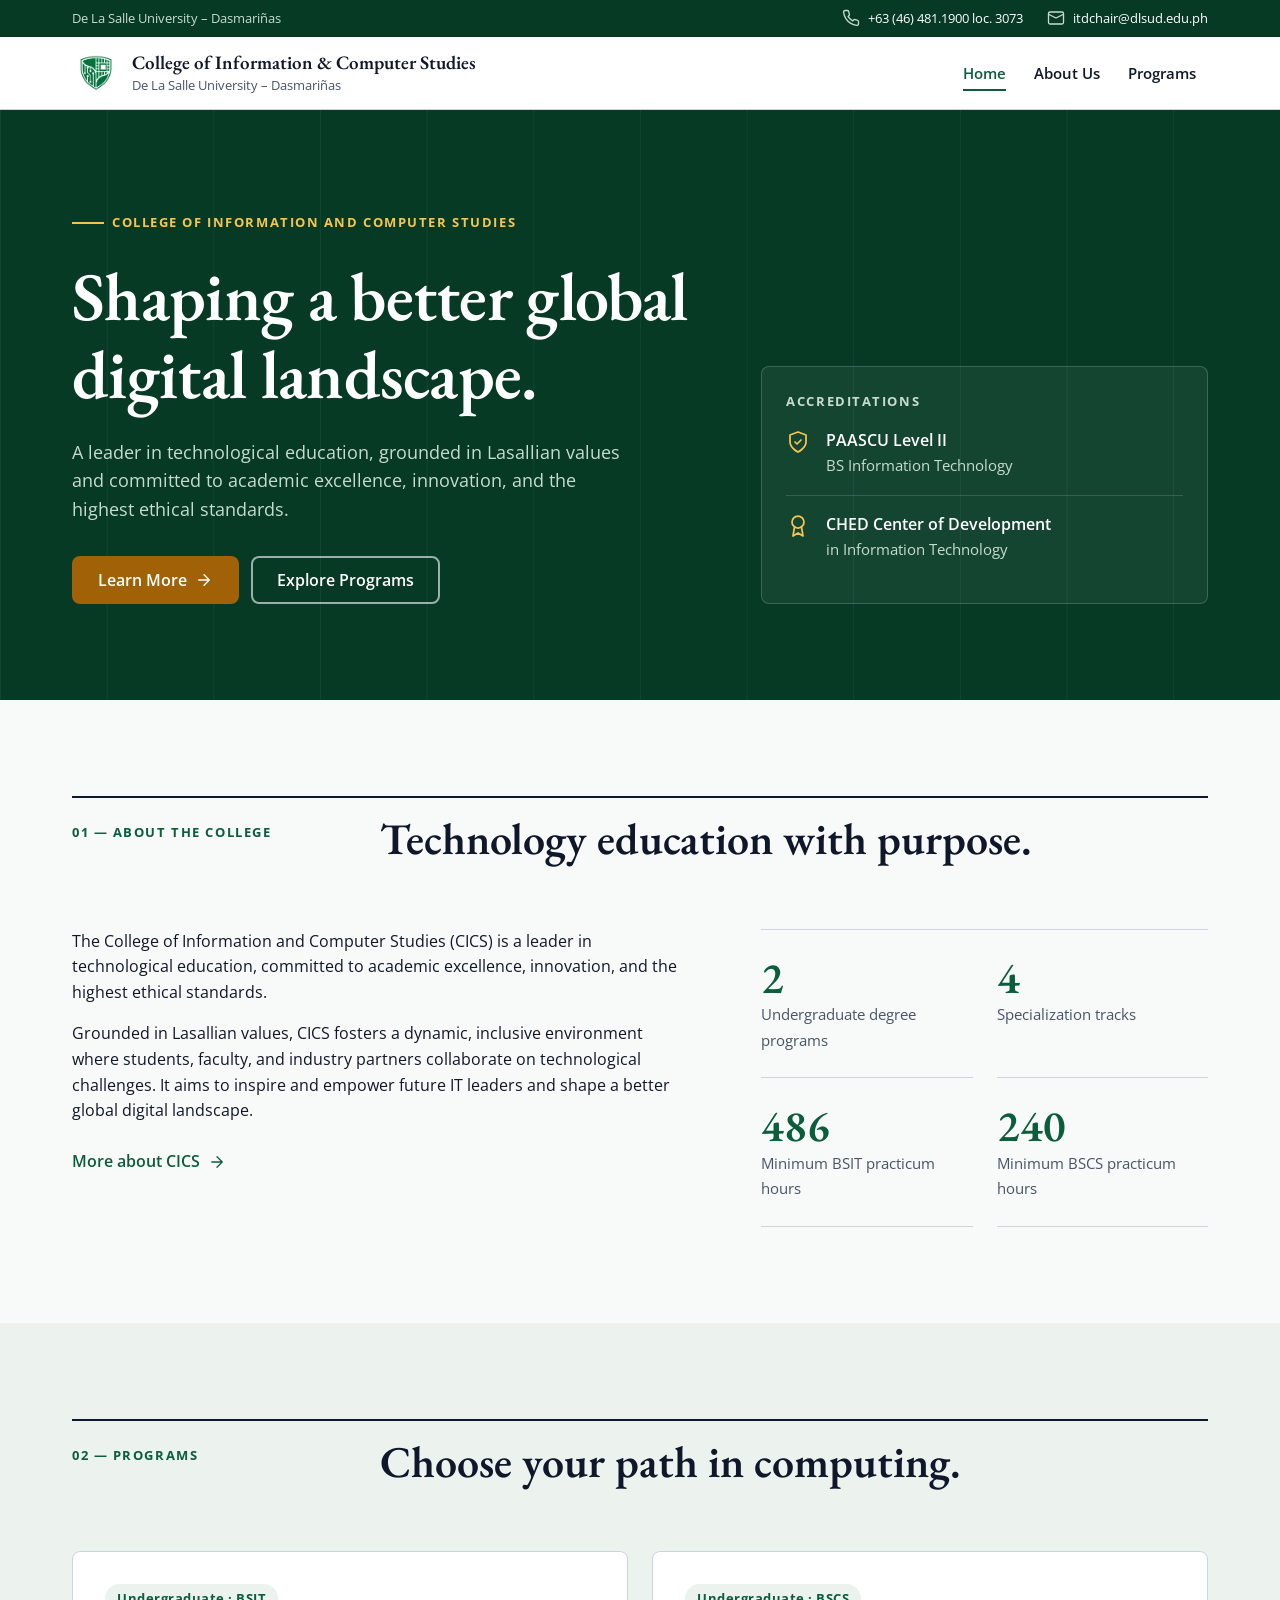
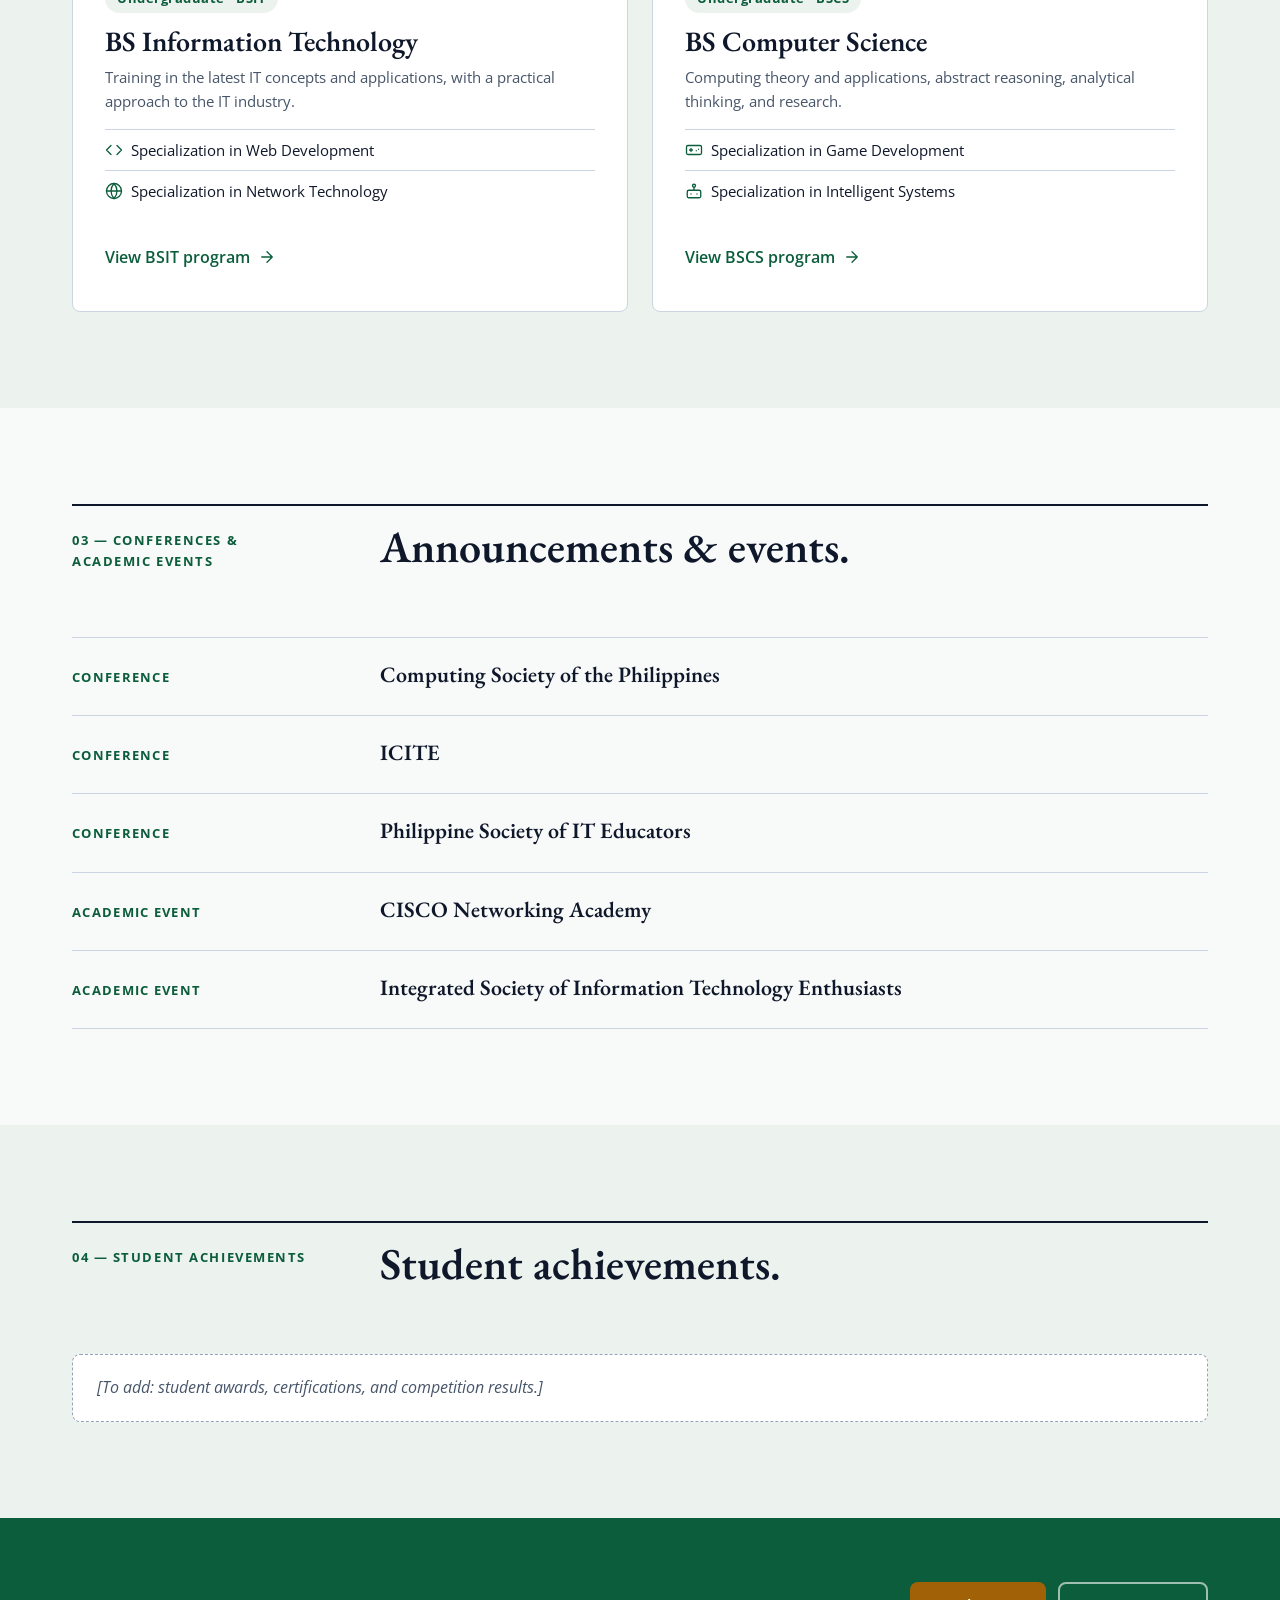
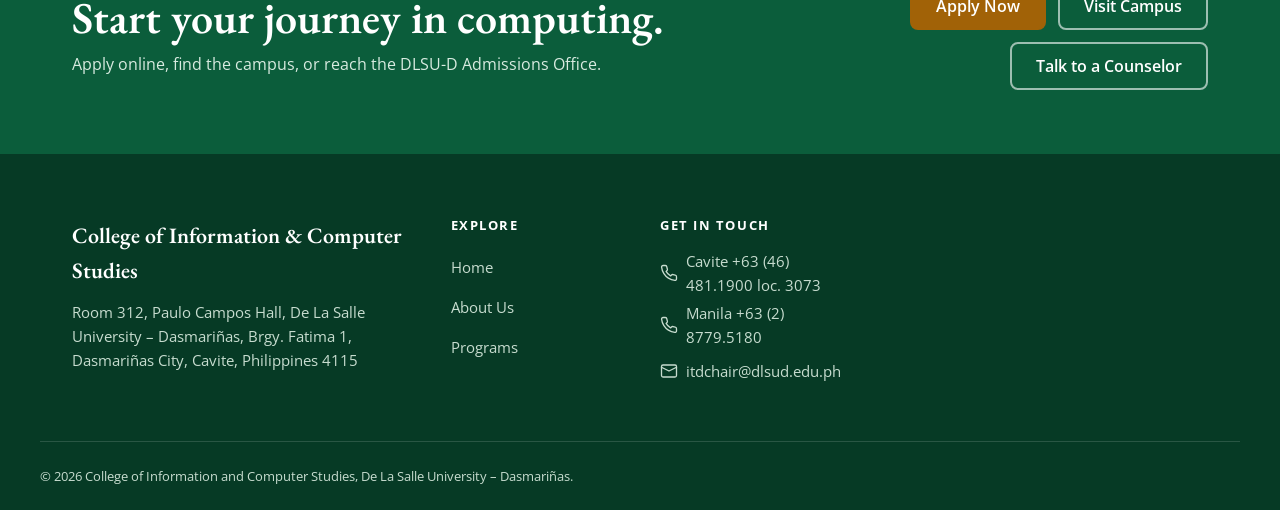
<file: index.html>
<!DOCTYPE html>
<html lang="en">
<head>
  <meta charset="UTF-8">
  <meta name="viewport" content="width=device-width, initial-scale=1.0">
  <title>Home | College of Information and Computer Studies – DLSU-D</title>
  <meta name="description" content="CICS at De La Salle University – Dasmariñas: BS Information Technology and BS Computer Science programs.">
  <link rel="preconnect" href="https://fonts.googleapis.com">
  <link rel="preconnect" href="https://fonts.gstatic.com" crossorigin>
  <link rel="stylesheet" href="https://fonts.googleapis.com/css2?family=EB+Garamond:wght@500;600;700&family=Open+Sans:wght@400;600;700;800&display=swap">
  <link rel="stylesheet" href="style.css">
</head>
<body>
  <!-- ===== SVG ICON SPRITE (Lucide-style icons, used with <use href="#i-name">) ===== -->
  <svg width="0" height="0" style="position:absolute" aria-hidden="true" focusable="false">
    <symbol id="i-menu" viewBox="0 0 24 24"><path d="M4 6h16M4 12h16M4 18h16"/></symbol>
    <symbol id="i-x" viewBox="0 0 24 24"><path d="M18 6 6 18M6 6l12 12"/></symbol>
    <symbol id="i-arrow" viewBox="0 0 24 24"><path d="M5 12h14M12 5l7 7-7 7"/></symbol>
    <symbol id="i-monitor" viewBox="0 0 24 24"><rect x="2" y="3" width="20" height="14" rx="2"/><path d="M8 21h8M12 17v4"/></symbol>
    <symbol id="i-cpu" viewBox="0 0 24 24"><rect x="4" y="4" width="16" height="16" rx="2"/><rect x="9" y="9" width="6" height="6"/><path d="M9 1v3M15 1v3M9 20v3M15 20v3M20 9h3M20 14h3M1 9h3M1 14h3"/></symbol>
    <symbol id="i-award" viewBox="0 0 24 24"><circle cx="12" cy="8" r="6"/><path d="M15.48 12.89 17 22l-5-3-5 3 1.52-9.11"/></symbol>
    <symbol id="i-shield" viewBox="0 0 24 24"><path d="M12 22s8-4 8-10V5l-8-3-8 3v7c0 6 8 10 8 10z"/><path d="m9 12 2 2 4-4"/></symbol>
    <symbol id="i-cap" viewBox="0 0 24 24"><path d="M22 10v6M2 10l10-5 10 5-10 5z"/><path d="M6 12v5c3 3 9 3 12 0v-5"/></symbol>
    <symbol id="i-globe" viewBox="0 0 24 24"><circle cx="12" cy="12" r="10"/><path d="M2 12h20M12 2a15.3 15.3 0 0 1 4 10 15.3 15.3 0 0 1-4 10 15.3 15.3 0 0 1-4-10 15.3 15.3 0 0 1 4-10z"/></symbol>
    <symbol id="i-code" viewBox="0 0 24 24"><path d="m16 18 6-6-6-6M8 6l-6 6 6 6"/></symbol>
    <symbol id="i-game" viewBox="0 0 24 24"><rect x="2" y="6" width="20" height="12" rx="2"/><path d="M6 12h4M8 10v4M15 13h.01M18 11h.01"/></symbol>
    <symbol id="i-bot" viewBox="0 0 24 24"><rect x="3" y="11" width="18" height="10" rx="2"/><circle cx="12" cy="5" r="2"/><path d="M12 7v4M8 16h.01M16 16h.01"/></symbol>
    <symbol id="i-mail" viewBox="0 0 24 24"><rect x="2" y="4" width="20" height="16" rx="2"/><path d="m22 7-10 5L2 7"/></symbol>
    <symbol id="i-phone" viewBox="0 0 24 24"><path d="M22 16.92v3a2 2 0 0 1-2.18 2 19.79 19.79 0 0 1-8.63-3.07 19.5 19.5 0 0 1-6-6 19.79 19.79 0 0 1-3.07-8.67A2 2 0 0 1 4.11 2h3a2 2 0 0 1 2 1.72c.13.96.36 1.9.7 2.81a2 2 0 0 1-.45 2.11L8.09 9.91a16 16 0 0 0 6 6l1.27-1.27a2 2 0 0 1 2.11-.45c.91.34 1.85.57 2.81.7A2 2 0 0 1 22 16.92z"/></symbol>
    <symbol id="i-pin" viewBox="0 0 24 24"><path d="M20 10c0 6-8 12-8 12s-8-6-8-12a8 8 0 0 1 16 0Z"/><circle cx="12" cy="10" r="3"/></symbol>
    <symbol id="i-clock" viewBox="0 0 24 24"><circle cx="12" cy="12" r="10"/><path d="M12 6v6l4 2"/></symbol>
    <symbol id="i-download" viewBox="0 0 24 24"><path d="M21 15v4a2 2 0 0 1-2 2H5a2 2 0 0 1-2-2v-4M7 10l5 5 5-5M12 15V3"/></symbol>
    <symbol id="i-file" viewBox="0 0 24 24"><path d="M14 2H6a2 2 0 0 0-2 2v16a2 2 0 0 0 2 2h12a2 2 0 0 0 2-2V8z"/><path d="M14 2v6h6M16 13H8M16 17H8M10 9H8"/></symbol>
    <symbol id="i-users" viewBox="0 0 24 24"><path d="M16 21v-2a4 4 0 0 0-4-4H6a4 4 0 0 0-4 4v2"/><circle cx="9" cy="7" r="4"/><path d="M22 21v-2a4 4 0 0 0-3-3.87M16 3.13a4 4 0 0 1 0 7.75"/></symbol>
    <symbol id="i-compass" viewBox="0 0 24 24"><circle cx="12" cy="12" r="10"/><path d="m16.24 7.76-2.12 6.36-6.36 2.12 2.12-6.36z"/></symbol>
    <symbol id="i-clipboard" viewBox="0 0 24 24"><rect x="8" y="2" width="8" height="4" rx="1"/><path d="M16 4h2a2 2 0 0 1 2 2v14a2 2 0 0 1-2 2H6a2 2 0 0 1-2-2V6a2 2 0 0 1 2-2h2M12 11h4M12 16h4M8 11h.01M8 16h.01"/></symbol>
    <symbol id="i-briefcase" viewBox="0 0 24 24"><rect x="2" y="7" width="20" height="14" rx="2"/><path d="M16 21V5a2 2 0 0 0-2-2h-4a2 2 0 0 0-2 2v16"/></symbol>
    <symbol id="i-book" viewBox="0 0 24 24"><path d="M2 3h6a4 4 0 0 1 4 4v14a3 3 0 0 0-3-3H2zM22 3h-6a4 4 0 0 0-4 4v14a3 3 0 0 1 3-3h7z"/></symbol>
    <symbol id="i-coins" viewBox="0 0 24 24"><circle cx="8" cy="8" r="6"/><path d="M18.09 10.37A6 6 0 1 1 10.34 18M7 6h1v4M16.71 13.88l.7.71-2.82 2.82"/></symbol>
    <symbol id="i-calendar" viewBox="0 0 24 24"><rect x="3" y="4" width="18" height="18" rx="2"/><path d="M16 2v4M8 2v4M3 10h18"/></symbol>
    <symbol id="i-info" viewBox="0 0 24 24"><circle cx="12" cy="12" r="10"/><path d="M12 16v-4M12 8h.01"/></symbol>
    <symbol id="i-send" viewBox="0 0 24 24"><path d="m22 2-7 20-4-9-9-4ZM22 2 11 13"/></symbol>
    <symbol id="i-facebook" viewBox="0 0 24 24"><path d="M18 2h-3a5 5 0 0 0-5 5v3H7v4h3v8h4v-8h3l1-4h-4V7a1 1 0 0 1 1-1h3z"/></symbol>
    <symbol id="i-youtube" viewBox="0 0 24 24"><path d="M2.5 17a24.12 24.12 0 0 1 0-10 2 2 0 0 1 1.4-1.4 49.56 49.56 0 0 1 16.2 0A2 2 0 0 1 21.5 7a24.12 24.12 0 0 1 0 10 2 2 0 0 1-1.4 1.4 49.55 49.55 0 0 1-16.2 0A2 2 0 0 1 2.5 17"/><path d="m10 15 5-3-5-3z"/></symbol>
    <symbol id="i-linkedin" viewBox="0 0 24 24"><path d="M16 8a6 6 0 0 1 6 6v7h-4v-7a2 2 0 0 0-4 0v7h-4v-7a6 6 0 0 1 6-6z"/><rect x="2" y="9" width="4" height="12"/><circle cx="4" cy="4" r="2"/></symbol>
  </svg>

  <a class="skip-link" href="#main">Skip to main content</a>

  <!-- ===== UTILITY BAR ===== -->
  <div class="utility-bar on-dark">
    <div class="container">
      <span>De La Salle University – Dasmariñas</span>
      <ul>
        <li><svg class="icon icon--sm" aria-hidden="true"><use href="#i-phone"/></svg><a href="tel:+63464811900">+63 (46) 481.1900 loc. 3073</a></li>
        <li><svg class="icon icon--sm" aria-hidden="true"><use href="#i-mail"/></svg><a href="mailto:itdchair@dlsud.edu.ph">itdchair@dlsud.edu.ph</a></li>
      </ul>
    </div>
  </div>

  <!-- ===== HEADER / NAVIGATION ===== -->
  <header class="site-header">
    <div class="container header-inner">
      <a href="index.html" class="brand" aria-label="CICS home">
        <img class="brand-logo" src="images/cics-logo.webp" alt="" width="48" height="48">
        <span class="brand-text">
          <strong>College of Information &amp; Computer Studies</strong>
          <span>De La Salle University – Dasmariñas</span>
        </span>
      </a>

      <input type="checkbox" id="nav-toggle" class="nav-toggle" aria-controls="site-nav">
      <label for="nav-toggle" class="nav-toggle-btn">
        <svg class="icon icon-open" aria-hidden="true"><use href="#i-menu"/></svg>
        <svg class="icon icon-close" aria-hidden="true"><use href="#i-x"/></svg>
        Menu
      </label>

      <nav class="site-nav" id="site-nav" aria-label="Main">
        <ul>
          <li><a href="index.html" aria-current="page">Home</a></li>
          <li><a href="about.html">About Us</a></li>
          <li><a href="programs.html">Programs</a></li>
        </ul>
      </nav>
    </div>
  </header>

  <main id="main">
    <!-- ===== 1. COLLEGE BANNER (Hero: mission + credibility) ===== -->
    <section class="hero on-dark" aria-labelledby="hero-title">
      <div class="container hero-grid">
        <div>
          <p class="eyebrow">College of Information and Computer Studies</p>
          <h1 id="hero-title">Shaping a better global digital landscape.</h1>
          <p class="hero-lede">A leader in technological education, grounded in Lasallian values and committed to academic excellence, innovation, and the highest ethical standards.</p>
          <div class="btn-row">
            <a href="about.html" class="btn btn--primary">Learn More <svg class="icon" aria-hidden="true"><use href="#i-arrow"/></svg></a>
            <a href="programs.html" class="btn btn--ghost">Explore Programs</a>
          </div>
        </div>

        <aside class="proof" aria-label="Accreditations">
          <p class="proof-title">Accreditations</p>
          <ul>
            <li>
              <svg class="icon" aria-hidden="true"><use href="#i-shield"/></svg>
              <div><strong>PAASCU Level II</strong><span>BS Information Technology</span></div>
            </li>
            <li>
              <svg class="icon" aria-hidden="true"><use href="#i-award"/></svg>
              <div><strong>CHED Center of Development</strong><span>in Information Technology</span></div>
            </li>
          </ul>
        </aside>
      </div>
    </section>

    <!-- ===== 2. ABOUT THE COLLEGE (Quick intro + stats) ===== -->
    <section class="section" aria-labelledby="about-title">
      <div class="container">
        <div class="section-head">
          <p class="section-label">01 — About the College</p>
          <h2 id="about-title">Technology education with purpose.</h2>
        </div>

        <div class="split">
          <div class="prose">
            <p>The College of Information and Computer Studies (CICS) is a leader in technological education, committed to academic excellence, innovation, and the highest ethical standards.</p>
            <p>Grounded in Lasallian values, CICS fosters a dynamic, inclusive environment where students, faculty, and industry partners collaborate on technological challenges. It aims to inspire and empower future IT leaders and shape a better global digital landscape.</p>
            <a href="about.html" class="text-link">More about CICS <svg class="icon" aria-hidden="true"><use href="#i-arrow"/></svg></a>
          </div>
          <div class="stats">
            <div class="stat"><strong>2</strong><span>Undergraduate degree programs</span></div>
            <div class="stat"><strong>4</strong><span>Specialization tracks</span></div>
            <div class="stat"><strong>486</strong><span>Minimum BSIT practicum hours</span></div>
            <div class="stat"><strong>240</strong><span>Minimum BSCS practicum hours</span></div>
          </div>
        </div>
      </div>
    </section>

    <!-- ===== 3. PROGRAMS OVERVIEW ===== -->
    <section class="section section--muted" aria-labelledby="programs-title">
      <div class="container">
        <div class="section-head">
          <p class="section-label">02 — Programs</p>
          <h2 id="programs-title">Choose your path in computing.</h2>
        </div>

        <div class="grid grid--2">
          <article class="card card--link program-card">
            <span class="tag">Undergraduate · BSIT</span>
            <h3>BS Information Technology</h3>
            <p class="meta">Training in the latest IT concepts and applications, with a practical approach to the IT industry.</p>
            <ul>
              <li><svg class="icon icon--sm" aria-hidden="true"><use href="#i-code"/></svg>Specialization in Web Development</li>
              <li><svg class="icon icon--sm" aria-hidden="true"><use href="#i-globe"/></svg>Specialization in Network Technology</li>
            </ul>
            <a href="programs.html#bsit" class="text-link stretched">View BSIT program <svg class="icon" aria-hidden="true"><use href="#i-arrow"/></svg></a>
          </article>

          <article class="card card--link program-card">
            <span class="tag">Undergraduate · BSCS</span>
            <h3>BS Computer Science</h3>
            <p class="meta">Computing theory and applications, abstract reasoning, analytical thinking, and research.</p>
            <ul>
              <li><svg class="icon icon--sm" aria-hidden="true"><use href="#i-game"/></svg>Specialization in Game Development</li>
              <li><svg class="icon icon--sm" aria-hidden="true"><use href="#i-bot"/></svg>Specialization in Intelligent Systems</li>
            </ul>
            <a href="programs.html#bscs" class="text-link stretched">View BSCS program <svg class="icon" aria-hidden="true"><use href="#i-arrow"/></svg></a>
          </article>
        </div>
      </div>
    </section>

    <!-- ===== 4. ANNOUNCEMENTS & EVENTS ===== -->
    <section class="section" aria-labelledby="news-title">
      <div class="container">
        <div class="section-head">
          <p class="section-label">03 — Conferences &amp; Academic Events</p>
          <h2 id="news-title">Announcements &amp; events.</h2>
        </div>

        <ul class="news-list">
          <li class="news-item">
            <span class="news-type">Conference</span>
            <h3>Computing Society of the Philippines</h3>
          </li>
          <li class="news-item">
            <span class="news-type">Conference</span>
            <h3>ICITE</h3>
          </li>
          <li class="news-item">
            <span class="news-type">Conference</span>
            <h3>Philippine Society of IT Educators</h3>
          </li>
          <li class="news-item">
            <span class="news-type">Academic event</span>
            <h3>CISCO Networking Academy</h3>
          </li>
          <li class="news-item">
            <span class="news-type">Academic event</span>
            <h3>Integrated Society of Information Technology Enthusiasts</h3>
          </li>
        </ul>
      </div>
    </section>

    <!-- ===== 5. STUDENT ACHIEVEMENTS ===== -->
    <section class="section section--muted" aria-labelledby="achieve-title">
      <div class="container">
        <div class="section-head">
          <p class="section-label">04 — Student Achievements</p>
          <h2 id="achieve-title">Student achievements.</h2>
        </div>
        <p class="placeholder">[To add: student awards, certifications, and competition results.]</p>
      </div>
    </section>

    <!-- ===== 6. CALL TO ACTION ===== -->
    <section class="cta-band on-dark" aria-labelledby="cta-title">
      <div class="container">
        <div>
          <h2 id="cta-title">Start your journey in computing.</h2>
          <p>Apply online, find the campus, or reach the DLSU-D Admissions Office.</p>
        </div>
        <div class="btn-row">
          <a href="https://www.dlsud.edu.ph/admissions/online-application" class="btn btn--primary">Apply Now</a>
          <a href="https://www.google.com/maps/search/?api=1&amp;query=De+La+Salle+University+Dasmarinas" class="btn btn--ghost">Visit Campus</a>
          <a href="https://www.dlsud.edu.ph/admissions/contact-admission" class="btn btn--ghost">Talk to a Counselor</a>
        </div>
      </div>
    </section>
  </main>

  <!-- ===== FOOTER ===== -->
  <footer class="site-footer on-dark">
    <div class="container footer-grid">
      <div class="footer-brand">
        <strong>College of Information &amp; Computer Studies</strong>
        <p>Room 312, Paulo Campos Hall, De La Salle University – Dasmariñas, Brgy. Fatima 1, Dasmariñas City, Cavite, Philippines 4115</p>
      </div>
      <nav aria-label="Footer">
        <h2>Explore</h2>
        <ul>
          <li><a href="index.html">Home</a></li>
          <li><a href="about.html">About Us</a></li>
          <li><a href="programs.html">Programs</a></li>
        </ul>
      </nav>
      <div>
        <h2>Get in touch</h2>
        <ul>
          <li><a href="tel:+63464811900"><svg class="icon icon--sm" aria-hidden="true"><use href="#i-phone"/></svg>Cavite +63 (46) 481.1900 loc. 3073</a></li>
          <li><a href="tel:+63287795180"><svg class="icon icon--sm" aria-hidden="true"><use href="#i-phone"/></svg>Manila +63 (2) 8779.5180</a></li>
          <li><a href="mailto:itdchair@dlsud.edu.ph"><svg class="icon icon--sm" aria-hidden="true"><use href="#i-mail"/></svg>itdchair@dlsud.edu.ph</a></li>
        </ul>
      </div>
    </div>
    <div class="container footer-bottom">
      © 2026 College of Information and Computer Studies, De La Salle University – Dasmariñas.
    </div>
  </footer>
</body>
</html>
</file>
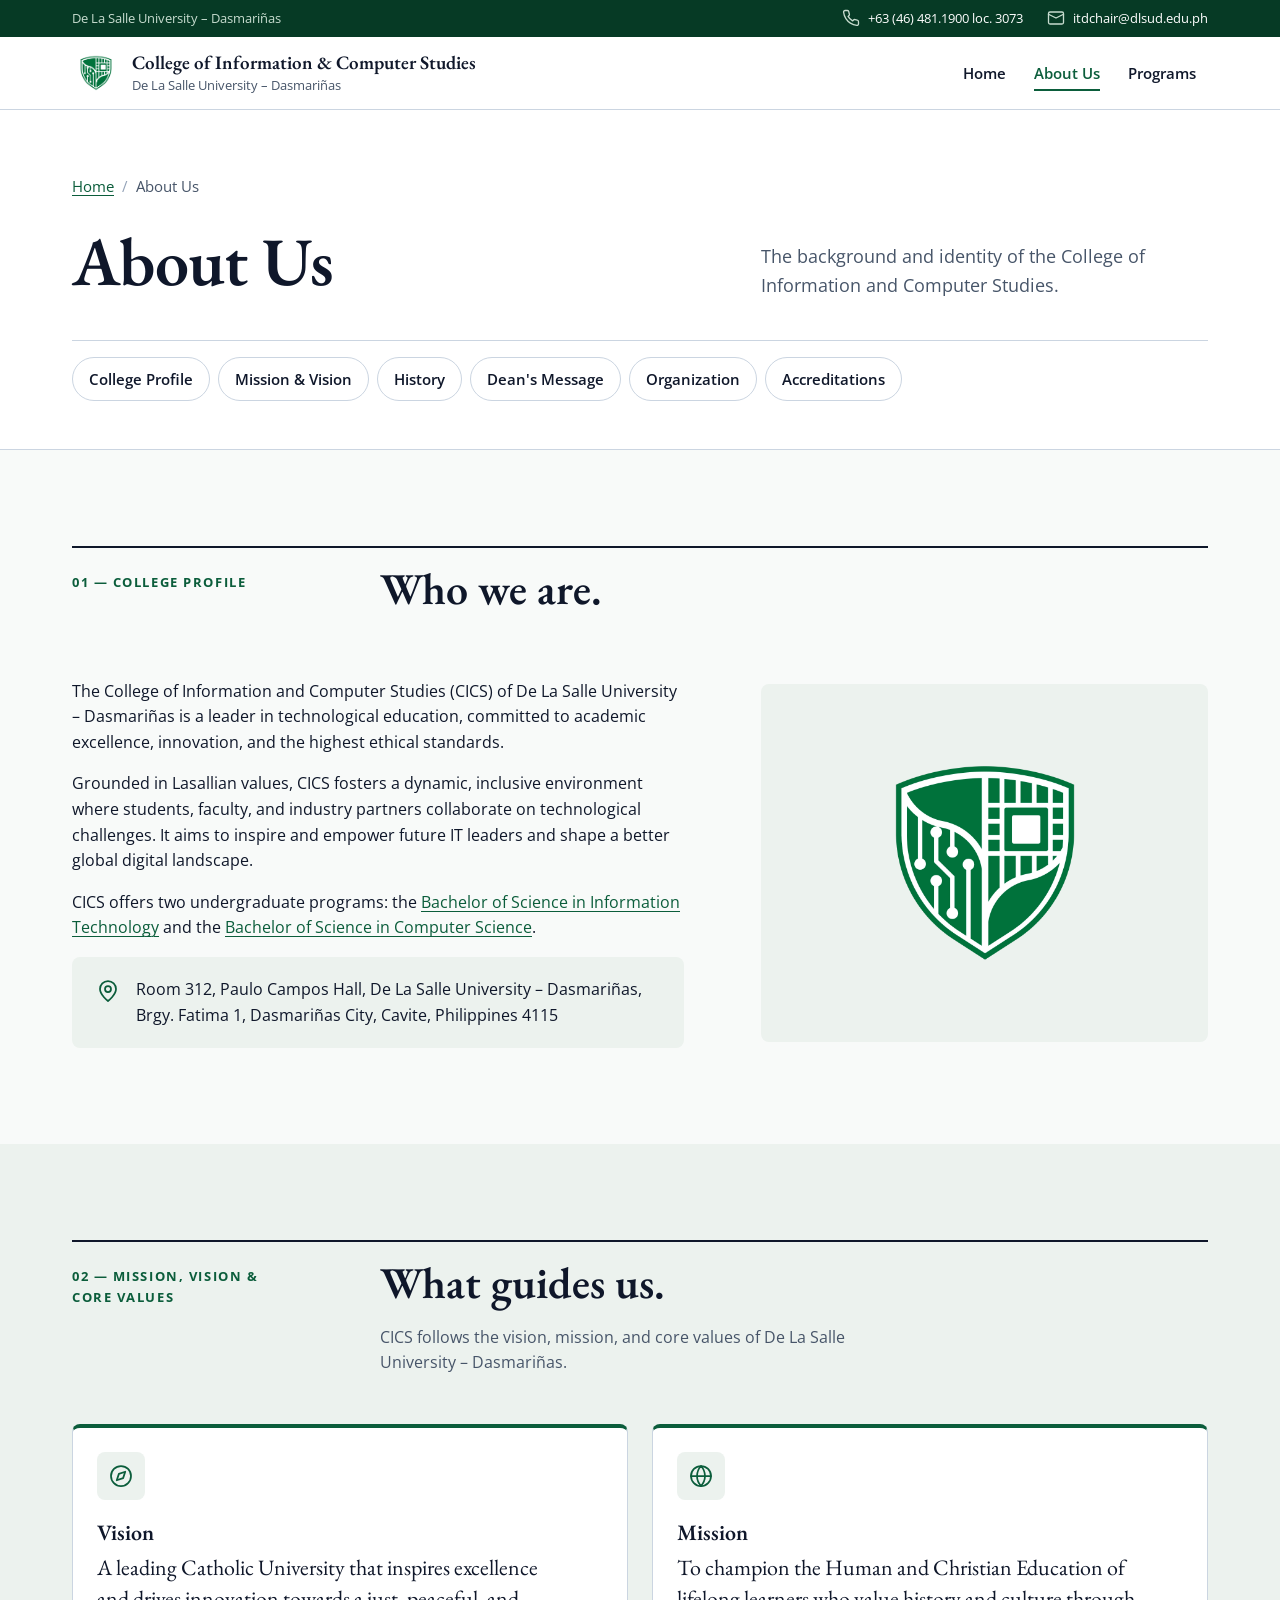
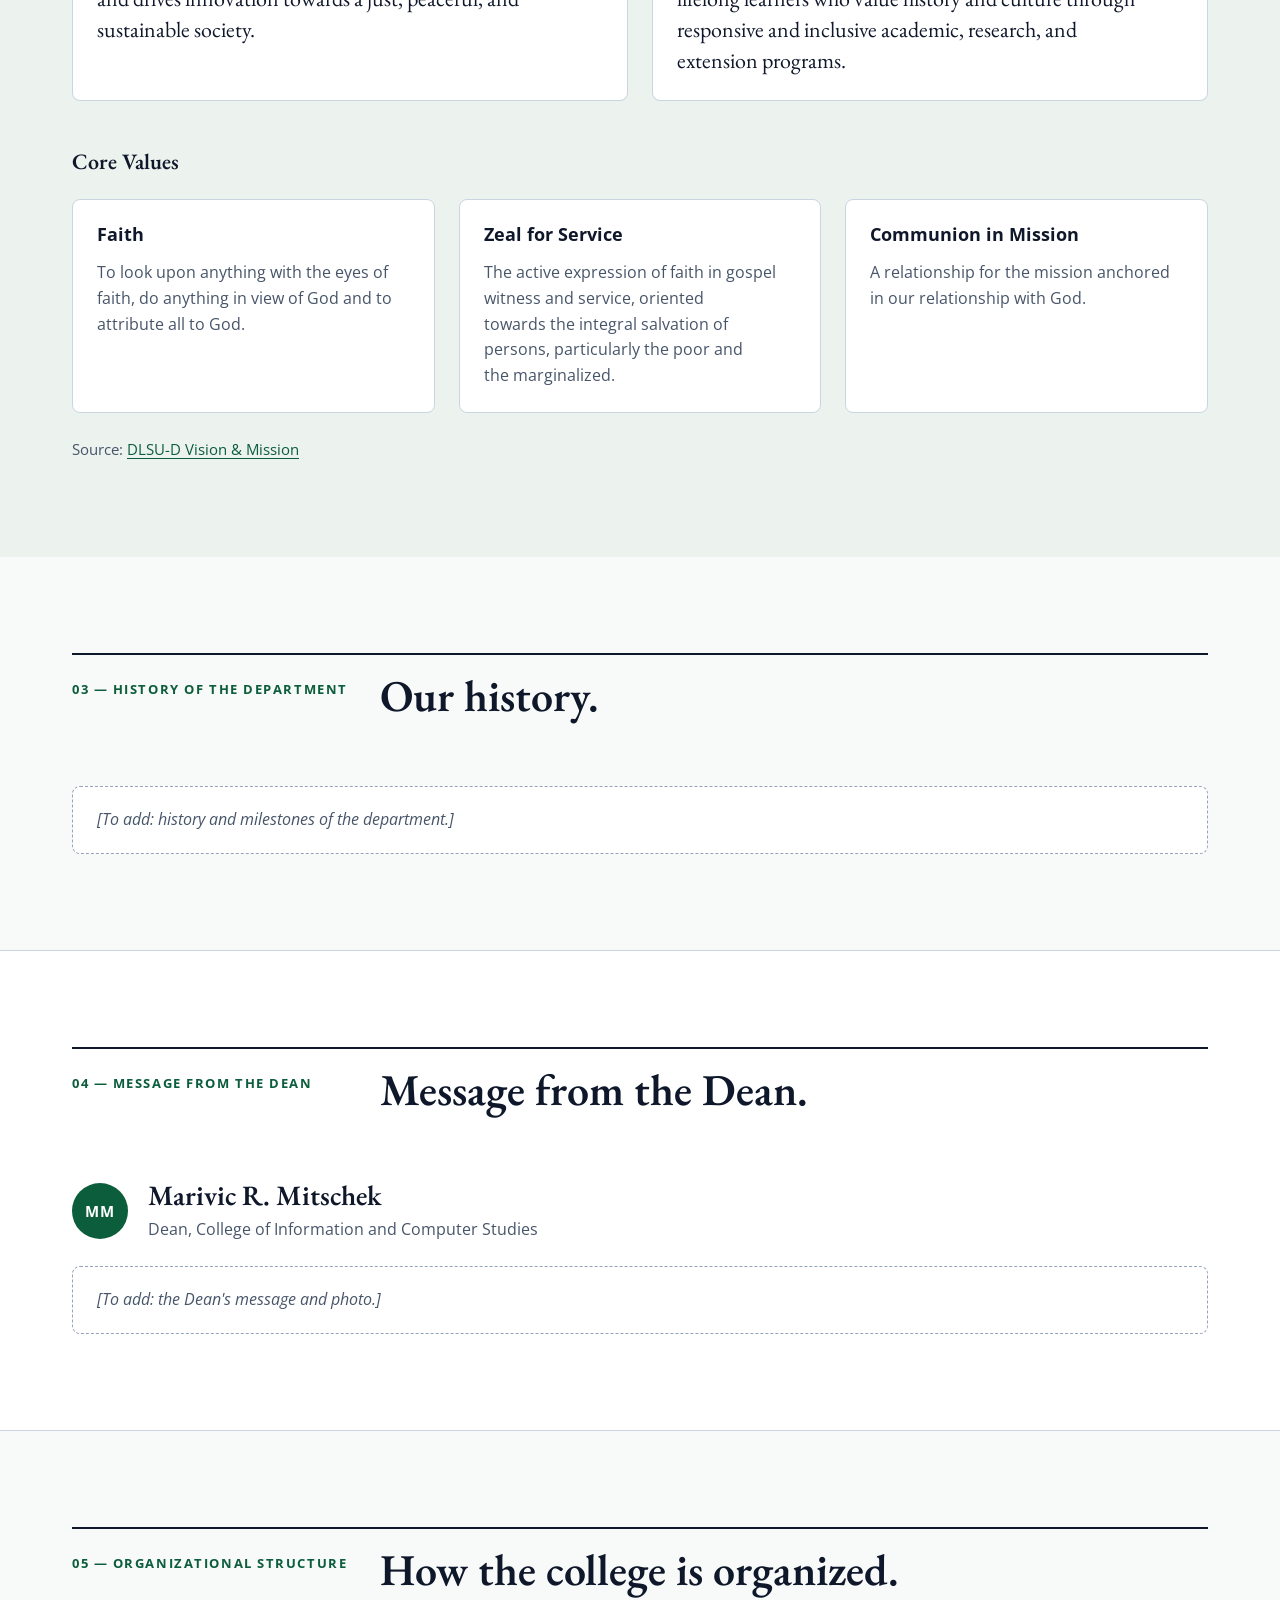
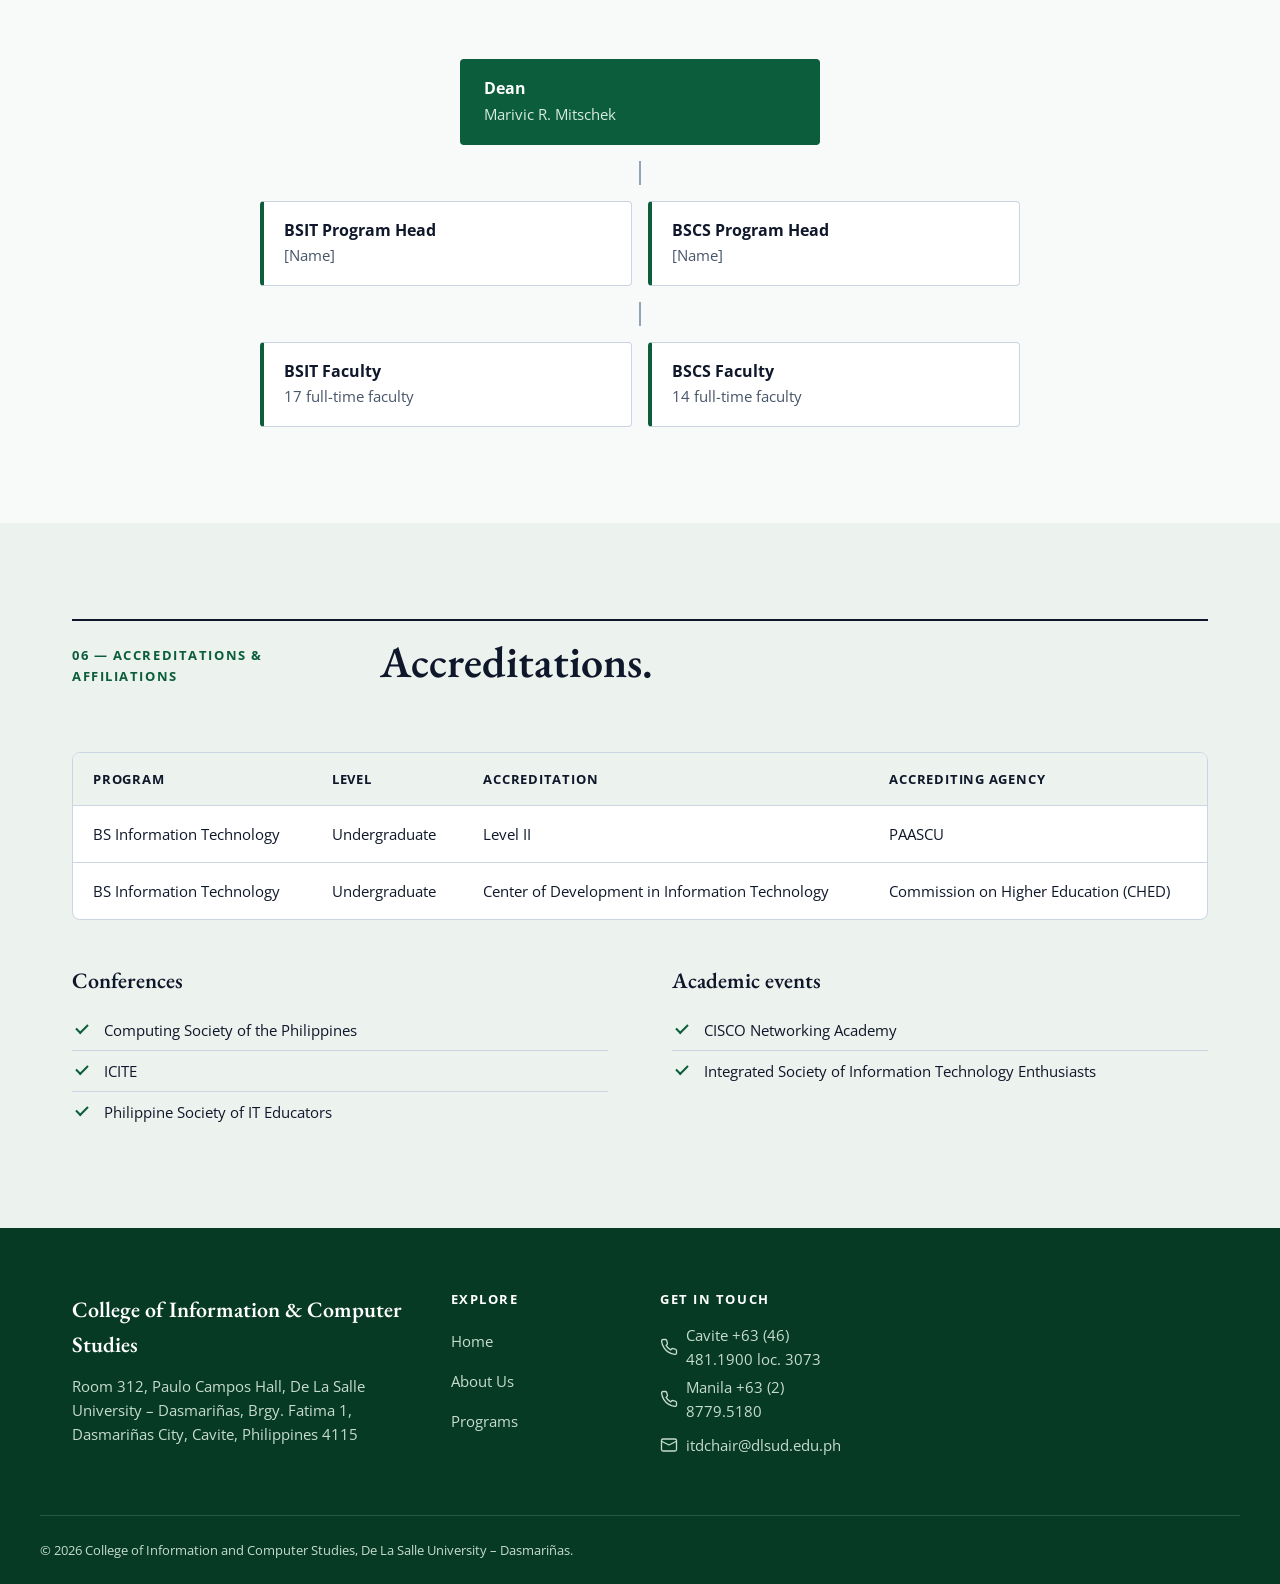
<file: about.html>
<!DOCTYPE html>
<html lang="en">
<head>
  <meta charset="UTF-8">
  <meta name="viewport" content="width=device-width, initial-scale=1.0">
  <title>About Us | College of Information and Computer Studies – DLSU-D</title>
  <meta name="description" content="Profile, mission and vision, history, leadership, and accreditations of CICS.">
  <link rel="preconnect" href="https://fonts.googleapis.com">
  <link rel="preconnect" href="https://fonts.gstatic.com" crossorigin>
  <link rel="stylesheet" href="https://fonts.googleapis.com/css2?family=EB+Garamond:wght@500;600;700&family=Open+Sans:wght@400;600;700;800&display=swap">
  <link rel="stylesheet" href="style.css">
</head>
<body>
  <!-- ===== SVG ICON SPRITE (Lucide-style icons, used with <use href="#i-name">) ===== -->
  <svg width="0" height="0" style="position:absolute" aria-hidden="true" focusable="false">
    <symbol id="i-menu" viewBox="0 0 24 24"><path d="M4 6h16M4 12h16M4 18h16"/></symbol>
    <symbol id="i-x" viewBox="0 0 24 24"><path d="M18 6 6 18M6 6l12 12"/></symbol>
    <symbol id="i-arrow" viewBox="0 0 24 24"><path d="M5 12h14M12 5l7 7-7 7"/></symbol>
    <symbol id="i-monitor" viewBox="0 0 24 24"><rect x="2" y="3" width="20" height="14" rx="2"/><path d="M8 21h8M12 17v4"/></symbol>
    <symbol id="i-cpu" viewBox="0 0 24 24"><rect x="4" y="4" width="16" height="16" rx="2"/><rect x="9" y="9" width="6" height="6"/><path d="M9 1v3M15 1v3M9 20v3M15 20v3M20 9h3M20 14h3M1 9h3M1 14h3"/></symbol>
    <symbol id="i-award" viewBox="0 0 24 24"><circle cx="12" cy="8" r="6"/><path d="M15.48 12.89 17 22l-5-3-5 3 1.52-9.11"/></symbol>
    <symbol id="i-shield" viewBox="0 0 24 24"><path d="M12 22s8-4 8-10V5l-8-3-8 3v7c0 6 8 10 8 10z"/><path d="m9 12 2 2 4-4"/></symbol>
    <symbol id="i-cap" viewBox="0 0 24 24"><path d="M22 10v6M2 10l10-5 10 5-10 5z"/><path d="M6 12v5c3 3 9 3 12 0v-5"/></symbol>
    <symbol id="i-globe" viewBox="0 0 24 24"><circle cx="12" cy="12" r="10"/><path d="M2 12h20M12 2a15.3 15.3 0 0 1 4 10 15.3 15.3 0 0 1-4 10 15.3 15.3 0 0 1-4-10 15.3 15.3 0 0 1 4-10z"/></symbol>
    <symbol id="i-code" viewBox="0 0 24 24"><path d="m16 18 6-6-6-6M8 6l-6 6 6 6"/></symbol>
    <symbol id="i-game" viewBox="0 0 24 24"><rect x="2" y="6" width="20" height="12" rx="2"/><path d="M6 12h4M8 10v4M15 13h.01M18 11h.01"/></symbol>
    <symbol id="i-bot" viewBox="0 0 24 24"><rect x="3" y="11" width="18" height="10" rx="2"/><circle cx="12" cy="5" r="2"/><path d="M12 7v4M8 16h.01M16 16h.01"/></symbol>
    <symbol id="i-mail" viewBox="0 0 24 24"><rect x="2" y="4" width="20" height="16" rx="2"/><path d="m22 7-10 5L2 7"/></symbol>
    <symbol id="i-phone" viewBox="0 0 24 24"><path d="M22 16.92v3a2 2 0 0 1-2.18 2 19.79 19.79 0 0 1-8.63-3.07 19.5 19.5 0 0 1-6-6 19.79 19.79 0 0 1-3.07-8.67A2 2 0 0 1 4.11 2h3a2 2 0 0 1 2 1.72c.13.96.36 1.9.7 2.81a2 2 0 0 1-.45 2.11L8.09 9.91a16 16 0 0 0 6 6l1.27-1.27a2 2 0 0 1 2.11-.45c.91.34 1.85.57 2.81.7A2 2 0 0 1 22 16.92z"/></symbol>
    <symbol id="i-pin" viewBox="0 0 24 24"><path d="M20 10c0 6-8 12-8 12s-8-6-8-12a8 8 0 0 1 16 0Z"/><circle cx="12" cy="10" r="3"/></symbol>
    <symbol id="i-clock" viewBox="0 0 24 24"><circle cx="12" cy="12" r="10"/><path d="M12 6v6l4 2"/></symbol>
    <symbol id="i-download" viewBox="0 0 24 24"><path d="M21 15v4a2 2 0 0 1-2 2H5a2 2 0 0 1-2-2v-4M7 10l5 5 5-5M12 15V3"/></symbol>
    <symbol id="i-file" viewBox="0 0 24 24"><path d="M14 2H6a2 2 0 0 0-2 2v16a2 2 0 0 0 2 2h12a2 2 0 0 0 2-2V8z"/><path d="M14 2v6h6M16 13H8M16 17H8M10 9H8"/></symbol>
    <symbol id="i-users" viewBox="0 0 24 24"><path d="M16 21v-2a4 4 0 0 0-4-4H6a4 4 0 0 0-4 4v2"/><circle cx="9" cy="7" r="4"/><path d="M22 21v-2a4 4 0 0 0-3-3.87M16 3.13a4 4 0 0 1 0 7.75"/></symbol>
    <symbol id="i-compass" viewBox="0 0 24 24"><circle cx="12" cy="12" r="10"/><path d="m16.24 7.76-2.12 6.36-6.36 2.12 2.12-6.36z"/></symbol>
    <symbol id="i-clipboard" viewBox="0 0 24 24"><rect x="8" y="2" width="8" height="4" rx="1"/><path d="M16 4h2a2 2 0 0 1 2 2v14a2 2 0 0 1-2 2H6a2 2 0 0 1-2-2V6a2 2 0 0 1 2-2h2M12 11h4M12 16h4M8 11h.01M8 16h.01"/></symbol>
    <symbol id="i-briefcase" viewBox="0 0 24 24"><rect x="2" y="7" width="20" height="14" rx="2"/><path d="M16 21V5a2 2 0 0 0-2-2h-4a2 2 0 0 0-2 2v16"/></symbol>
    <symbol id="i-book" viewBox="0 0 24 24"><path d="M2 3h6a4 4 0 0 1 4 4v14a3 3 0 0 0-3-3H2zM22 3h-6a4 4 0 0 0-4 4v14a3 3 0 0 1 3-3h7z"/></symbol>
    <symbol id="i-coins" viewBox="0 0 24 24"><circle cx="8" cy="8" r="6"/><path d="M18.09 10.37A6 6 0 1 1 10.34 18M7 6h1v4M16.71 13.88l.7.71-2.82 2.82"/></symbol>
    <symbol id="i-calendar" viewBox="0 0 24 24"><rect x="3" y="4" width="18" height="18" rx="2"/><path d="M16 2v4M8 2v4M3 10h18"/></symbol>
    <symbol id="i-info" viewBox="0 0 24 24"><circle cx="12" cy="12" r="10"/><path d="M12 16v-4M12 8h.01"/></symbol>
    <symbol id="i-send" viewBox="0 0 24 24"><path d="m22 2-7 20-4-9-9-4ZM22 2 11 13"/></symbol>
    <symbol id="i-facebook" viewBox="0 0 24 24"><path d="M18 2h-3a5 5 0 0 0-5 5v3H7v4h3v8h4v-8h3l1-4h-4V7a1 1 0 0 1 1-1h3z"/></symbol>
    <symbol id="i-youtube" viewBox="0 0 24 24"><path d="M2.5 17a24.12 24.12 0 0 1 0-10 2 2 0 0 1 1.4-1.4 49.56 49.56 0 0 1 16.2 0A2 2 0 0 1 21.5 7a24.12 24.12 0 0 1 0 10 2 2 0 0 1-1.4 1.4 49.55 49.55 0 0 1-16.2 0A2 2 0 0 1 2.5 17"/><path d="m10 15 5-3-5-3z"/></symbol>
    <symbol id="i-linkedin" viewBox="0 0 24 24"><path d="M16 8a6 6 0 0 1 6 6v7h-4v-7a2 2 0 0 0-4 0v7h-4v-7a6 6 0 0 1 6-6z"/><rect x="2" y="9" width="4" height="12"/><circle cx="4" cy="4" r="2"/></symbol>
  </svg>

  <a class="skip-link" href="#main">Skip to main content</a>

  <!-- ===== UTILITY BAR ===== -->
  <div class="utility-bar on-dark">
    <div class="container">
      <span>De La Salle University – Dasmariñas</span>
      <ul>
        <li><svg class="icon icon--sm" aria-hidden="true"><use href="#i-phone"/></svg><a href="tel:+63464811900">+63 (46) 481.1900 loc. 3073</a></li>
        <li><svg class="icon icon--sm" aria-hidden="true"><use href="#i-mail"/></svg><a href="mailto:itdchair@dlsud.edu.ph">itdchair@dlsud.edu.ph</a></li>
      </ul>
    </div>
  </div>

  <!-- ===== HEADER / NAVIGATION ===== -->
  <header class="site-header">
    <div class="container header-inner">
      <a href="index.html" class="brand" aria-label="CICS home">
        <img class="brand-logo" src="images/cics-logo.webp" alt="" width="48" height="48">
        <span class="brand-text">
          <strong>College of Information &amp; Computer Studies</strong>
          <span>De La Salle University – Dasmariñas</span>
        </span>
      </a>

      <input type="checkbox" id="nav-toggle" class="nav-toggle" aria-controls="site-nav">
      <label for="nav-toggle" class="nav-toggle-btn">
        <svg class="icon icon-open" aria-hidden="true"><use href="#i-menu"/></svg>
        <svg class="icon icon-close" aria-hidden="true"><use href="#i-x"/></svg>
        Menu
      </label>

      <nav class="site-nav" id="site-nav" aria-label="Main">
        <ul>
          <li><a href="index.html">Home</a></li>
          <li><a href="about.html" aria-current="page">About Us</a></li>
          <li><a href="programs.html">Programs</a></li>
        </ul>
      </nav>
    </div>
  </header>

  <main id="main">
    <!-- ===== PAGE HERO ===== -->
    <section class="page-hero" aria-labelledby="page-title">
      <div class="container">
        <nav class="breadcrumb" aria-label="Breadcrumb">
          <ol><li><a href="index.html">Home</a></li><li aria-current="page">About Us</li></ol>
        </nav>
        <div class="page-hero-grid">
          <h1 id="page-title">About Us</h1>
          <p class="lead">The background and identity of the College of Information and Computer Studies.</p>
        </div>
        <nav class="page-nav" aria-label="On this page">
          <ul>
            <li><a href="#profile">College Profile</a></li>
            <li><a href="#mission">Mission &amp; Vision</a></li>
            <li><a href="#history">History</a></li>
            <li><a href="#dean">Dean's Message</a></li>
            <li><a href="#structure">Organization</a></li>
            <li><a href="#accreditation">Accreditations</a></li>
          </ul>
        </nav>
      </div>
    </section>

    <!-- ===== 1. COLLEGE PROFILE ===== -->
    <section class="section" id="profile" aria-labelledby="profile-title">
      <div class="container">
        <div class="section-head">
          <p class="section-label">01 — College Profile</p>
          <h2 id="profile-title">Who we are.</h2>
        </div>
        <div class="split split--center">
          <div class="prose">
            <p>The College of Information and Computer Studies (CICS) of De La Salle University – Dasmariñas is a leader in technological education, committed to academic excellence, innovation, and the highest ethical standards.</p>
            <p>Grounded in Lasallian values, CICS fosters a dynamic, inclusive environment where students, faculty, and industry partners collaborate on technological challenges. It aims to inspire and empower future IT leaders and shape a better global digital landscape.</p>
            <p>CICS offers two undergraduate programs: the <a href="programs.html#bsit">Bachelor of Science in Information Technology</a> and the <a href="programs.html#bscs">Bachelor of Science in Computer Science</a>.</p>
            <div class="callout">
              <svg class="icon" aria-hidden="true"><use href="#i-pin"/></svg>
              <p>Room 312, Paulo Campos Hall, De La Salle University – Dasmariñas, Brgy. Fatima 1, Dasmariñas City, Cavite, Philippines 4115</p>
            </div>
          </div>
          <figure class="logo-figure">
            <img src="images/cics-logo.webp" alt="CICS logo: a green shield with circuit lines and a microchip" width="320" height="318">
          </figure>
        </div>
      </div>
    </section>

    <!-- ===== 2. MISSION, VISION, CORE VALUES ===== -->
    <section class="section section--muted" id="mission" aria-labelledby="mission-title">
      <div class="container">
        <div class="section-head">
          <p class="section-label">02 — Mission, Vision &amp; Core Values</p>
          <h2 id="mission-title">What guides us.</h2>
          <p class="lede">CICS follows the vision, mission, and core values of De La Salle University – Dasmariñas.</p>
        </div>
        <div class="grid grid--2">
          <article class="card card--accent">
            <div class="card-icon"><svg class="icon" aria-hidden="true"><use href="#i-compass"/></svg></div>
            <h3>Vision</h3>
            <p class="statement">A leading Catholic University that inspires excellence and drives innovation towards a just, peaceful, and sustainable society.</p>
          </article>
          <article class="card card--accent">
            <div class="card-icon"><svg class="icon" aria-hidden="true"><use href="#i-globe"/></svg></div>
            <h3>Mission</h3>
            <p class="statement">To champion the Human and Christian Education of lifelong learners who value history and culture through responsive and inclusive academic, research, and extension programs.</p>
          </article>
        </div>

        <h3 class="values-title">Core Values</h3>
        <div class="grid grid--3">
          <article class="card">
            <h4>Faith</h4>
            <p>To look upon anything with the eyes of faith, do anything in view of God and to attribute all to God.</p>
          </article>
          <article class="card">
            <h4>Zeal for Service</h4>
            <p>The active expression of faith in gospel witness and service, oriented towards the integral salvation of persons, particularly the poor and the marginalized.</p>
          </article>
          <article class="card">
            <h4>Communion in Mission</h4>
            <p>A relationship for the mission anchored in our relationship with God.</p>
          </article>
        </div>
        <p class="source-note">Source: <a href="https://www.dlsud.edu.ph/about/about-the-university/vision-mission#overview">DLSU-D Vision &amp; Mission</a></p>
      </div>
    </section>

    <!-- ===== 3. HISTORY ===== -->
    <section class="section" id="history" aria-labelledby="history-title">
      <div class="container">
        <div class="section-head">
          <p class="section-label">03 — History of the Department</p>
          <h2 id="history-title">Our history.</h2>
        </div>
        <p class="placeholder">[To add: history and milestones of the department.]</p>
      </div>
    </section>

    <!-- ===== 4. MESSAGE FROM THE DEAN ===== -->
    <section class="section section--card" id="dean" aria-labelledby="dean-title">
      <div class="container">
        <div class="section-head">
          <p class="section-label">04 — Message from the Dean</p>
          <h2 id="dean-title">Message from the Dean.</h2>
        </div>
        <div class="dean-card">
          <span class="avatar avatar--lg" aria-hidden="true">MM</span>
          <div>
            <p class="dean-name">Marivic R. Mitschek</p>
            <p class="dean-role">Dean, College of Information and Computer Studies</p>
          </div>
        </div>
        <p class="placeholder">[To add: the Dean's message and photo.]</p>
      </div>
    </section>

    <!-- ===== 5. ORGANIZATIONAL STRUCTURE ===== -->
    <section class="section" id="structure" aria-labelledby="structure-title">
      <div class="container">
        <div class="section-head">
          <p class="section-label">05 — Organizational Structure</p>
          <h2 id="structure-title">How the college is organized.</h2>
        </div>
        <div class="org-chart">
          <div class="org-row org-row--1">
            <div class="org-box org-box--top"><strong>Dean</strong><span>Marivic R. Mitschek</span></div>
          </div>
          <div class="org-connector" aria-hidden="true"></div>
          <div class="org-row org-row--2">
            <div class="org-box"><strong>BSIT Program Head</strong><span>[Name]</span></div>
            <div class="org-box"><strong>BSCS Program Head</strong><span>[Name]</span></div>
          </div>
          <div class="org-connector" aria-hidden="true"></div>
          <div class="org-row org-row--2">
            <div class="org-box"><strong>BSIT Faculty</strong><span>17 full-time faculty</span></div>
            <div class="org-box"><strong>BSCS Faculty</strong><span>14 full-time faculty</span></div>
          </div>
        </div>
      </div>
    </section>

    <!-- ===== 6. ACCREDITATIONS & AFFILIATIONS ===== -->
    <section class="section section--muted" id="accreditation" aria-labelledby="accr-title">
      <div class="container">
        <div class="section-head">
          <p class="section-label">06 — Accreditations &amp; Affiliations</p>
          <h2 id="accr-title">Accreditations.</h2>
        </div>
        <div class="table-wrap">
          <table>
            <caption class="visually-hidden">Program accreditations</caption>
            <thead>
              <tr><th scope="col">Program</th><th scope="col">Level</th><th scope="col">Accreditation</th><th scope="col">Accrediting agency</th></tr>
            </thead>
            <tbody>
              <tr><td>BS Information Technology</td><td>Undergraduate</td><td>Level II</td><td>PAASCU</td></tr>
              <tr><td>BS Information Technology</td><td>Undergraduate</td><td>Center of Development in Information Technology</td><td>Commission on Higher Education (CHED)</td></tr>
            </tbody>
          </table>
        </div>

        <div class="split split--even" style="margin-top:var(--space-12)">
          <div>
            <h3>Conferences</h3>
            <ul class="check-list">
              <li>Computing Society of the Philippines</li>
              <li>ICITE</li>
              <li>Philippine Society of IT Educators</li>
            </ul>
          </div>
          <div>
            <h3>Academic events</h3>
            <ul class="check-list">
              <li>CISCO Networking Academy</li>
              <li>Integrated Society of Information Technology Enthusiasts</li>
            </ul>
          </div>
        </div>
      </div>
    </section>
  </main>

  <!-- ===== FOOTER ===== -->
  <footer class="site-footer on-dark">
    <div class="container footer-grid">
      <div class="footer-brand">
        <strong>College of Information &amp; Computer Studies</strong>
        <p>Room 312, Paulo Campos Hall, De La Salle University – Dasmariñas, Brgy. Fatima 1, Dasmariñas City, Cavite, Philippines 4115</p>
      </div>
      <nav aria-label="Footer">
        <h2>Explore</h2>
        <ul>
          <li><a href="index.html">Home</a></li>
          <li><a href="about.html">About Us</a></li>
          <li><a href="programs.html">Programs</a></li>
        </ul>
      </nav>
      <div>
        <h2>Get in touch</h2>
        <ul>
          <li><a href="tel:+63464811900"><svg class="icon icon--sm" aria-hidden="true"><use href="#i-phone"/></svg>Cavite +63 (46) 481.1900 loc. 3073</a></li>
          <li><a href="tel:+63287795180"><svg class="icon icon--sm" aria-hidden="true"><use href="#i-phone"/></svg>Manila +63 (2) 8779.5180</a></li>
          <li><a href="mailto:itdchair@dlsud.edu.ph"><svg class="icon icon--sm" aria-hidden="true"><use href="#i-mail"/></svg>itdchair@dlsud.edu.ph</a></li>
        </ul>
      </div>
    </div>
    <div class="container footer-bottom">
      © 2026 College of Information and Computer Studies, De La Salle University – Dasmariñas.
    </div>
  </footer>
</body>
</html>
</file>
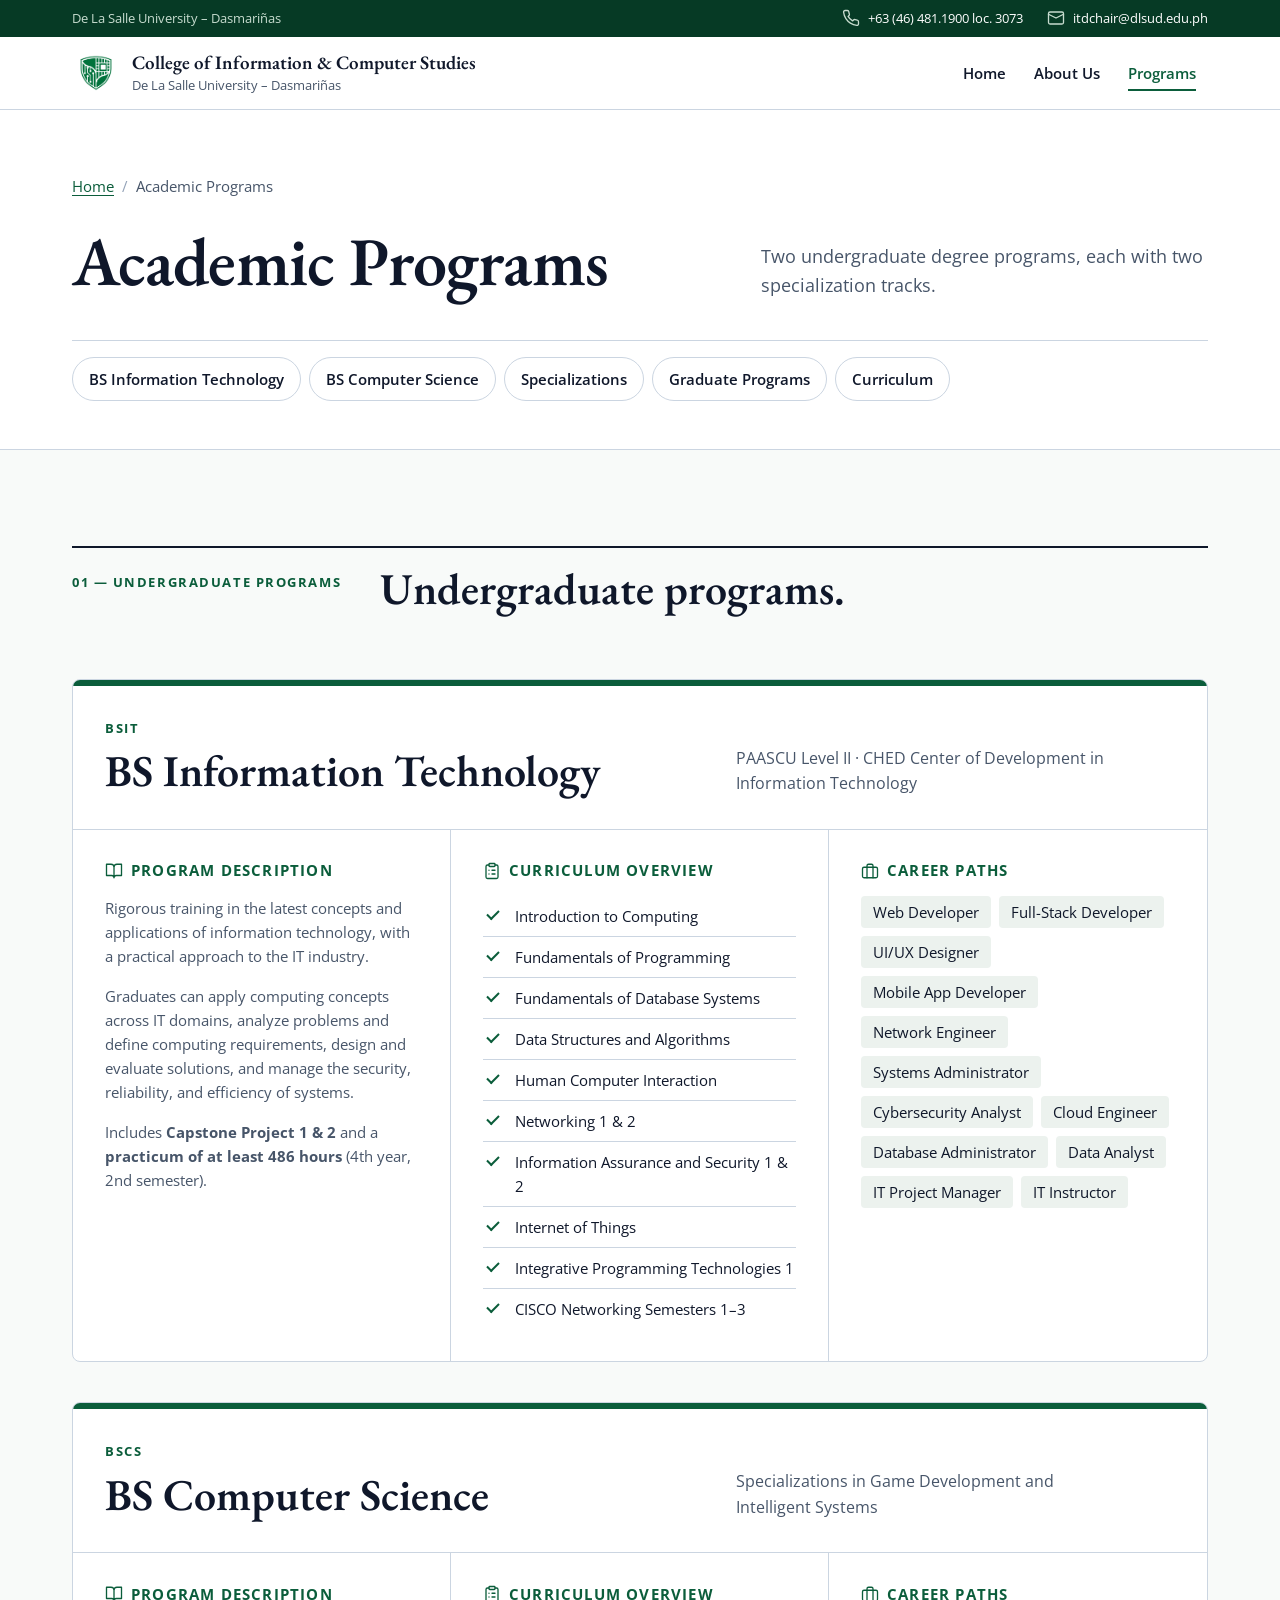
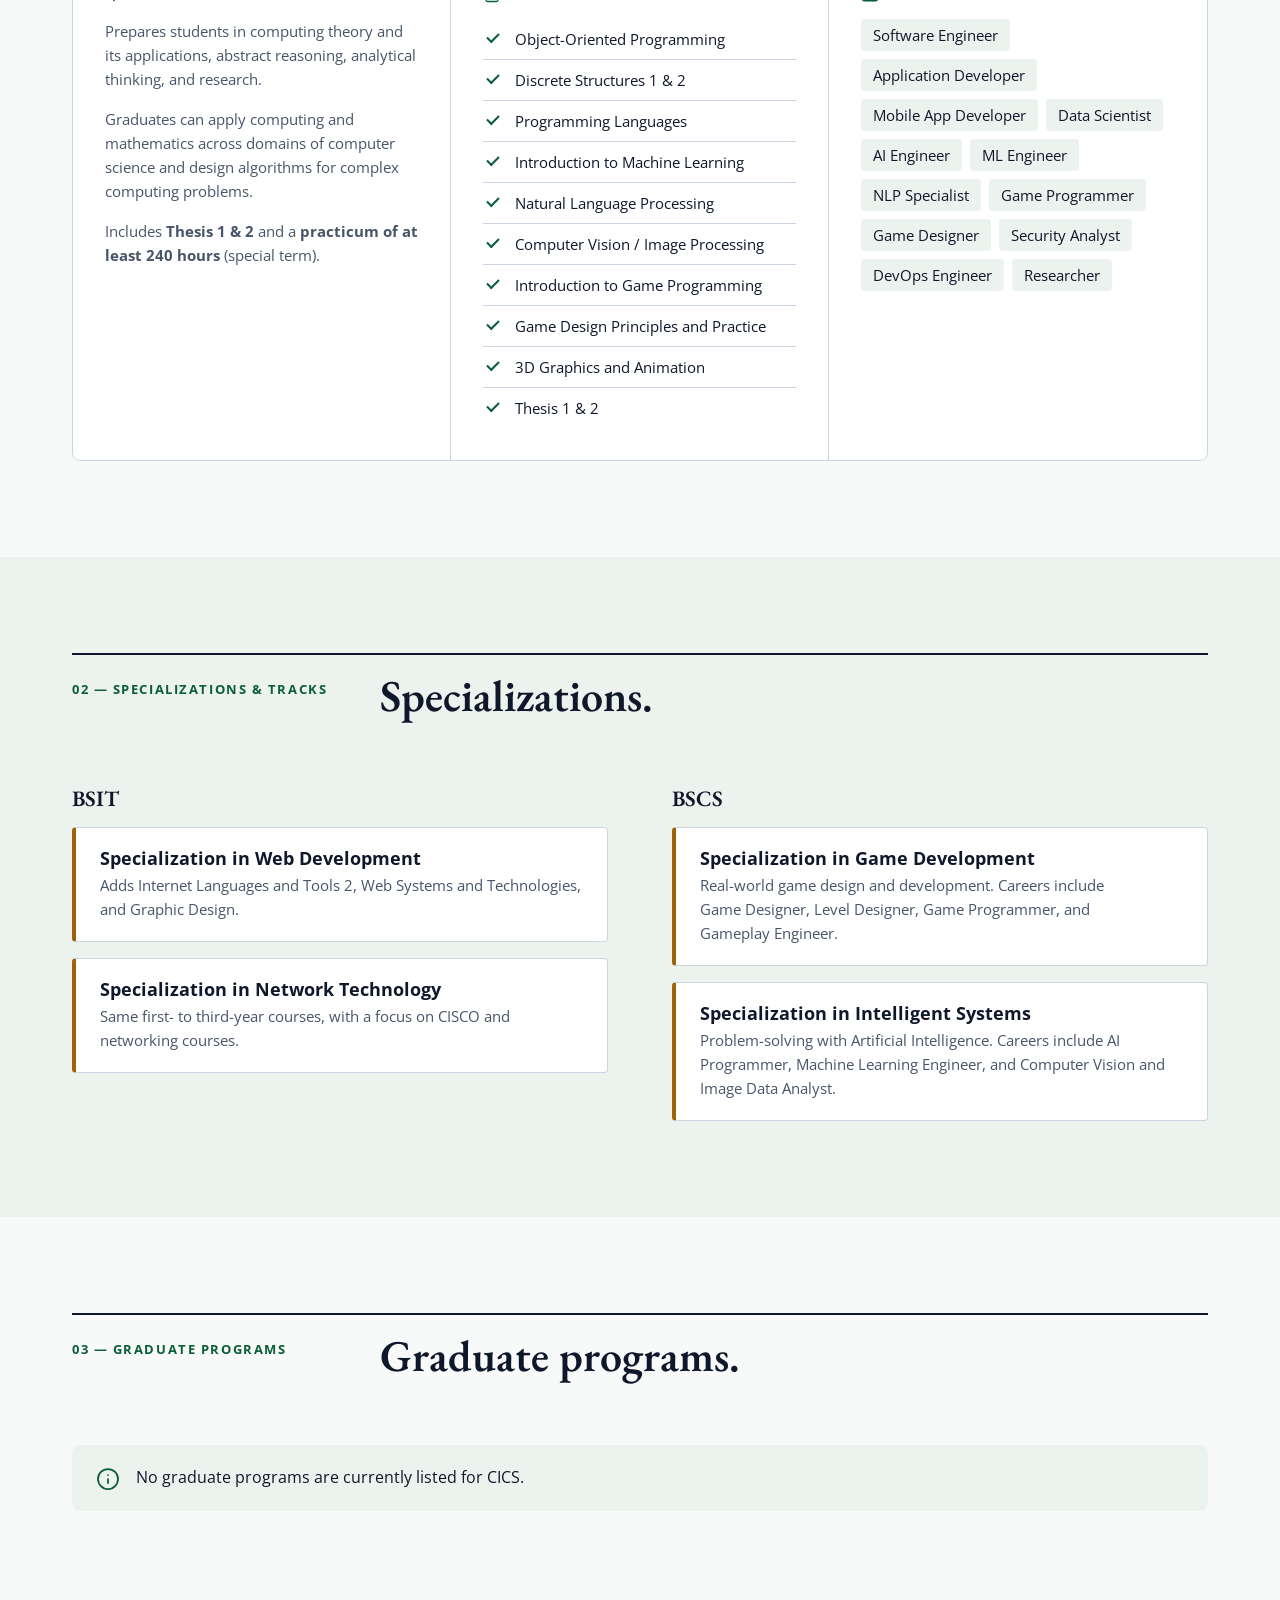
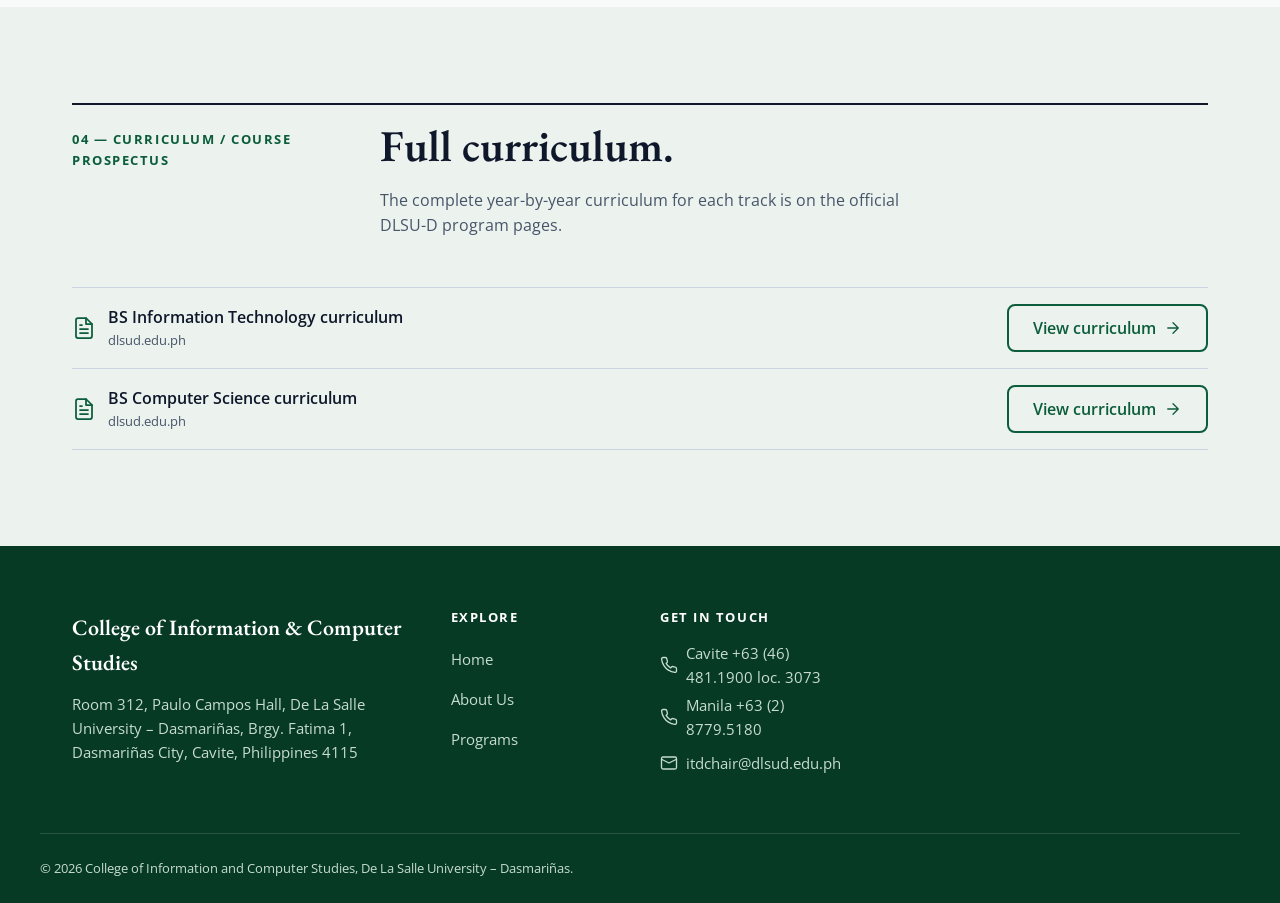
<file: programs.html>
<!DOCTYPE html>
<html lang="en">
<head>
  <meta charset="UTF-8">
  <meta name="viewport" content="width=device-width, initial-scale=1.0">
  <title>Academic Programs | College of Information and Computer Studies – DLSU-D</title>
  <meta name="description" content="BSIT and BSCS programs, specialization tracks, curriculum, and career paths.">
  <link rel="preconnect" href="https://fonts.googleapis.com">
  <link rel="preconnect" href="https://fonts.gstatic.com" crossorigin>
  <link rel="stylesheet" href="https://fonts.googleapis.com/css2?family=EB+Garamond:wght@500;600;700&family=Open+Sans:wght@400;600;700;800&display=swap">
  <link rel="stylesheet" href="style.css">
</head>
<body>
  <!-- ===== SVG ICON SPRITE (Lucide-style icons, used with <use href="#i-name">) ===== -->
  <svg width="0" height="0" style="position:absolute" aria-hidden="true" focusable="false">
    <symbol id="i-menu" viewBox="0 0 24 24"><path d="M4 6h16M4 12h16M4 18h16"/></symbol>
    <symbol id="i-x" viewBox="0 0 24 24"><path d="M18 6 6 18M6 6l12 12"/></symbol>
    <symbol id="i-arrow" viewBox="0 0 24 24"><path d="M5 12h14M12 5l7 7-7 7"/></symbol>
    <symbol id="i-monitor" viewBox="0 0 24 24"><rect x="2" y="3" width="20" height="14" rx="2"/><path d="M8 21h8M12 17v4"/></symbol>
    <symbol id="i-cpu" viewBox="0 0 24 24"><rect x="4" y="4" width="16" height="16" rx="2"/><rect x="9" y="9" width="6" height="6"/><path d="M9 1v3M15 1v3M9 20v3M15 20v3M20 9h3M20 14h3M1 9h3M1 14h3"/></symbol>
    <symbol id="i-award" viewBox="0 0 24 24"><circle cx="12" cy="8" r="6"/><path d="M15.48 12.89 17 22l-5-3-5 3 1.52-9.11"/></symbol>
    <symbol id="i-shield" viewBox="0 0 24 24"><path d="M12 22s8-4 8-10V5l-8-3-8 3v7c0 6 8 10 8 10z"/><path d="m9 12 2 2 4-4"/></symbol>
    <symbol id="i-cap" viewBox="0 0 24 24"><path d="M22 10v6M2 10l10-5 10 5-10 5z"/><path d="M6 12v5c3 3 9 3 12 0v-5"/></symbol>
    <symbol id="i-globe" viewBox="0 0 24 24"><circle cx="12" cy="12" r="10"/><path d="M2 12h20M12 2a15.3 15.3 0 0 1 4 10 15.3 15.3 0 0 1-4 10 15.3 15.3 0 0 1-4-10 15.3 15.3 0 0 1 4-10z"/></symbol>
    <symbol id="i-code" viewBox="0 0 24 24"><path d="m16 18 6-6-6-6M8 6l-6 6 6 6"/></symbol>
    <symbol id="i-game" viewBox="0 0 24 24"><rect x="2" y="6" width="20" height="12" rx="2"/><path d="M6 12h4M8 10v4M15 13h.01M18 11h.01"/></symbol>
    <symbol id="i-bot" viewBox="0 0 24 24"><rect x="3" y="11" width="18" height="10" rx="2"/><circle cx="12" cy="5" r="2"/><path d="M12 7v4M8 16h.01M16 16h.01"/></symbol>
    <symbol id="i-mail" viewBox="0 0 24 24"><rect x="2" y="4" width="20" height="16" rx="2"/><path d="m22 7-10 5L2 7"/></symbol>
    <symbol id="i-phone" viewBox="0 0 24 24"><path d="M22 16.92v3a2 2 0 0 1-2.18 2 19.79 19.79 0 0 1-8.63-3.07 19.5 19.5 0 0 1-6-6 19.79 19.79 0 0 1-3.07-8.67A2 2 0 0 1 4.11 2h3a2 2 0 0 1 2 1.72c.13.96.36 1.9.7 2.81a2 2 0 0 1-.45 2.11L8.09 9.91a16 16 0 0 0 6 6l1.27-1.27a2 2 0 0 1 2.11-.45c.91.34 1.85.57 2.81.7A2 2 0 0 1 22 16.92z"/></symbol>
    <symbol id="i-pin" viewBox="0 0 24 24"><path d="M20 10c0 6-8 12-8 12s-8-6-8-12a8 8 0 0 1 16 0Z"/><circle cx="12" cy="10" r="3"/></symbol>
    <symbol id="i-clock" viewBox="0 0 24 24"><circle cx="12" cy="12" r="10"/><path d="M12 6v6l4 2"/></symbol>
    <symbol id="i-download" viewBox="0 0 24 24"><path d="M21 15v4a2 2 0 0 1-2 2H5a2 2 0 0 1-2-2v-4M7 10l5 5 5-5M12 15V3"/></symbol>
    <symbol id="i-file" viewBox="0 0 24 24"><path d="M14 2H6a2 2 0 0 0-2 2v16a2 2 0 0 0 2 2h12a2 2 0 0 0 2-2V8z"/><path d="M14 2v6h6M16 13H8M16 17H8M10 9H8"/></symbol>
    <symbol id="i-users" viewBox="0 0 24 24"><path d="M16 21v-2a4 4 0 0 0-4-4H6a4 4 0 0 0-4 4v2"/><circle cx="9" cy="7" r="4"/><path d="M22 21v-2a4 4 0 0 0-3-3.87M16 3.13a4 4 0 0 1 0 7.75"/></symbol>
    <symbol id="i-compass" viewBox="0 0 24 24"><circle cx="12" cy="12" r="10"/><path d="m16.24 7.76-2.12 6.36-6.36 2.12 2.12-6.36z"/></symbol>
    <symbol id="i-clipboard" viewBox="0 0 24 24"><rect x="8" y="2" width="8" height="4" rx="1"/><path d="M16 4h2a2 2 0 0 1 2 2v14a2 2 0 0 1-2 2H6a2 2 0 0 1-2-2V6a2 2 0 0 1 2-2h2M12 11h4M12 16h4M8 11h.01M8 16h.01"/></symbol>
    <symbol id="i-briefcase" viewBox="0 0 24 24"><rect x="2" y="7" width="20" height="14" rx="2"/><path d="M16 21V5a2 2 0 0 0-2-2h-4a2 2 0 0 0-2 2v16"/></symbol>
    <symbol id="i-book" viewBox="0 0 24 24"><path d="M2 3h6a4 4 0 0 1 4 4v14a3 3 0 0 0-3-3H2zM22 3h-6a4 4 0 0 0-4 4v14a3 3 0 0 1 3-3h7z"/></symbol>
    <symbol id="i-coins" viewBox="0 0 24 24"><circle cx="8" cy="8" r="6"/><path d="M18.09 10.37A6 6 0 1 1 10.34 18M7 6h1v4M16.71 13.88l.7.71-2.82 2.82"/></symbol>
    <symbol id="i-calendar" viewBox="0 0 24 24"><rect x="3" y="4" width="18" height="18" rx="2"/><path d="M16 2v4M8 2v4M3 10h18"/></symbol>
    <symbol id="i-info" viewBox="0 0 24 24"><circle cx="12" cy="12" r="10"/><path d="M12 16v-4M12 8h.01"/></symbol>
    <symbol id="i-send" viewBox="0 0 24 24"><path d="m22 2-7 20-4-9-9-4ZM22 2 11 13"/></symbol>
    <symbol id="i-facebook" viewBox="0 0 24 24"><path d="M18 2h-3a5 5 0 0 0-5 5v3H7v4h3v8h4v-8h3l1-4h-4V7a1 1 0 0 1 1-1h3z"/></symbol>
    <symbol id="i-youtube" viewBox="0 0 24 24"><path d="M2.5 17a24.12 24.12 0 0 1 0-10 2 2 0 0 1 1.4-1.4 49.56 49.56 0 0 1 16.2 0A2 2 0 0 1 21.5 7a24.12 24.12 0 0 1 0 10 2 2 0 0 1-1.4 1.4 49.55 49.55 0 0 1-16.2 0A2 2 0 0 1 2.5 17"/><path d="m10 15 5-3-5-3z"/></symbol>
    <symbol id="i-linkedin" viewBox="0 0 24 24"><path d="M16 8a6 6 0 0 1 6 6v7h-4v-7a2 2 0 0 0-4 0v7h-4v-7a6 6 0 0 1 6-6z"/><rect x="2" y="9" width="4" height="12"/><circle cx="4" cy="4" r="2"/></symbol>
  </svg>

  <a class="skip-link" href="#main">Skip to main content</a>

  <!-- ===== UTILITY BAR ===== -->
  <div class="utility-bar on-dark">
    <div class="container">
      <span>De La Salle University – Dasmariñas</span>
      <ul>
        <li><svg class="icon icon--sm" aria-hidden="true"><use href="#i-phone"/></svg><a href="tel:+63464811900">+63 (46) 481.1900 loc. 3073</a></li>
        <li><svg class="icon icon--sm" aria-hidden="true"><use href="#i-mail"/></svg><a href="mailto:itdchair@dlsud.edu.ph">itdchair@dlsud.edu.ph</a></li>
      </ul>
    </div>
  </div>

  <!-- ===== HEADER / NAVIGATION ===== -->
  <header class="site-header">
    <div class="container header-inner">
      <a href="index.html" class="brand" aria-label="CICS home">
        <img class="brand-logo" src="images/cics-logo.webp" alt="" width="48" height="48">
        <span class="brand-text">
          <strong>College of Information &amp; Computer Studies</strong>
          <span>De La Salle University – Dasmariñas</span>
        </span>
      </a>

      <input type="checkbox" id="nav-toggle" class="nav-toggle" aria-controls="site-nav">
      <label for="nav-toggle" class="nav-toggle-btn">
        <svg class="icon icon-open" aria-hidden="true"><use href="#i-menu"/></svg>
        <svg class="icon icon-close" aria-hidden="true"><use href="#i-x"/></svg>
        Menu
      </label>

      <nav class="site-nav" id="site-nav" aria-label="Main">
        <ul>
          <li><a href="index.html">Home</a></li>
          <li><a href="about.html">About Us</a></li>
          <li><a href="programs.html" aria-current="page">Programs</a></li>
        </ul>
      </nav>
    </div>
  </header>

  <main id="main">
    <!-- ===== PAGE HERO ===== -->
    <section class="page-hero" aria-labelledby="page-title">
      <div class="container">
        <nav class="breadcrumb" aria-label="Breadcrumb">
          <ol><li><a href="index.html">Home</a></li><li aria-current="page">Academic Programs</li></ol>
        </nav>
        <div class="page-hero-grid">
          <h1 id="page-title">Academic Programs</h1>
          <p class="lead">Two undergraduate degree programs, each with two specialization tracks.</p>
        </div>
        <nav class="page-nav" aria-label="On this page">
          <ul>
            <li><a href="#bsit">BS Information Technology</a></li>
            <li><a href="#bscs">BS Computer Science</a></li>
            <li><a href="#tracks">Specializations</a></li>
            <li><a href="#graduate">Graduate Programs</a></li>
            <li><a href="#downloads">Curriculum</a></li>
          </ul>
        </nav>
      </div>
    </section>

    <!-- ===== 1. UNDERGRADUATE PROGRAMS ===== -->
    <section class="section" aria-labelledby="ug-title">
      <div class="container">
        <div class="section-head">
          <p class="section-label">01 — Undergraduate Programs</p>
          <h2 id="ug-title">Undergraduate programs.</h2>
        </div>

        <!-- BSIT -->
        <article class="program" id="bsit" aria-labelledby="bsit-title">
          <header class="program-header">
            <div class="program-title">
              <div>
                <p class="abbr">BSIT</p>
                <h2 id="bsit-title">BS Information Technology</h2>
              </div>
            </div>
            <p>PAASCU Level II · CHED Center of Development in Information Technology</p>
          </header>
          <div class="program-body">
            <div class="program-col">
              <h3><svg class="icon icon--sm" aria-hidden="true"><use href="#i-book"/></svg>Program Description</h3>
              <p>Rigorous training in the latest concepts and applications of information technology, with a practical approach to the IT industry.</p>
              <p>Graduates can apply computing concepts across IT domains, analyze problems and define computing requirements, design and evaluate solutions, and manage the security, reliability, and efficiency of systems.</p>
              <p>Includes <strong>Capstone Project 1 &amp; 2</strong> and a <strong>practicum of at least 486 hours</strong> (4th year, 2nd semester).</p>
            </div>
            <div class="program-col">
              <h3><svg class="icon icon--sm" aria-hidden="true"><use href="#i-clipboard"/></svg>Curriculum Overview</h3>
              <ul class="check-list">
                <li>Introduction to Computing</li>
                <li>Fundamentals of Programming</li>
                <li>Fundamentals of Database Systems</li>
                <li>Data Structures and Algorithms</li>
                <li>Human Computer Interaction</li>
                <li>Networking 1 &amp; 2</li>
                <li>Information Assurance and Security 1 &amp; 2</li>
                <li>Internet of Things</li>
                <li>Integrative Programming Technologies 1</li>
                <li>CISCO Networking Semesters 1–3</li>
              </ul>
            </div>
            <div class="program-col">
              <h3><svg class="icon icon--sm" aria-hidden="true"><use href="#i-briefcase"/></svg>Career Paths</h3>
              <ul class="chip-list">
                <li>Web Developer</li>
                <li>Full-Stack Developer</li>
                <li>UI/UX Designer</li>
                <li>Mobile App Developer</li>
                <li>Network Engineer</li>
                <li>Systems Administrator</li>
                <li>Cybersecurity Analyst</li>
                <li>Cloud Engineer</li>
                <li>Database Administrator</li>
                <li>Data Analyst</li>
                <li>IT Project Manager</li>
                <li>IT Instructor</li>
              </ul>
            </div>
          </div>
        </article>

        <!-- BSCS -->
        <article class="program" id="bscs" aria-labelledby="bscs-title">
          <header class="program-header">
            <div class="program-title">
              <div>
                <p class="abbr">BSCS</p>
                <h2 id="bscs-title">BS Computer Science</h2>
              </div>
            </div>
            <p>Specializations in Game Development and Intelligent Systems</p>
          </header>
          <div class="program-body">
            <div class="program-col">
              <h3><svg class="icon icon--sm" aria-hidden="true"><use href="#i-book"/></svg>Program Description</h3>
              <p>Prepares students in computing theory and its applications, abstract reasoning, analytical thinking, and research.</p>
              <p>Graduates can apply computing and mathematics across domains of computer science and design algorithms for complex computing problems.</p>
              <p>Includes <strong>Thesis 1 &amp; 2</strong> and a <strong>practicum of at least 240 hours</strong> (special term).</p>
            </div>
            <div class="program-col">
              <h3><svg class="icon icon--sm" aria-hidden="true"><use href="#i-clipboard"/></svg>Curriculum Overview</h3>
              <ul class="check-list">
                <li>Object-Oriented Programming</li>
                <li>Discrete Structures 1 &amp; 2</li>
                <li>Programming Languages</li>
                <li>Introduction to Machine Learning</li>
                <li>Natural Language Processing</li>
                <li>Computer Vision / Image Processing</li>
                <li>Introduction to Game Programming</li>
                <li>Game Design Principles and Practice</li>
                <li>3D Graphics and Animation</li>
                <li>Thesis 1 &amp; 2</li>
              </ul>
            </div>
            <div class="program-col">
              <h3><svg class="icon icon--sm" aria-hidden="true"><use href="#i-briefcase"/></svg>Career Paths</h3>
              <ul class="chip-list">
                <li>Software Engineer</li>
                <li>Application Developer</li>
                <li>Mobile App Developer</li>
                <li>Data Scientist</li>
                <li>AI Engineer</li>
                <li>ML Engineer</li>
                <li>NLP Specialist</li>
                <li>Game Programmer</li>
                <li>Game Designer</li>
                <li>Security Analyst</li>
                <li>DevOps Engineer</li>
                <li>Researcher</li>
              </ul>
            </div>
          </div>
        </article>
      </div>
    </section>

    <!-- ===== 2. SPECIALIZATIONS / TRACKS ===== -->
    <section class="section section--muted" id="tracks" aria-labelledby="tracks-title">
      <div class="container">
        <div class="section-head">
          <p class="section-label">02 — Specializations &amp; Tracks</p>
          <h2 id="tracks-title">Specializations.</h2>
        </div>
        <div class="split split--even">
          <div>
            <h3>BSIT</h3>
            <div class="track">
              <h4>Specialization in Web Development</h4>
              <p>Adds Internet Languages and Tools 2, Web Systems and Technologies, and Graphic Design.</p>
            </div>
            <div class="track">
              <h4>Specialization in Network Technology</h4>
              <p>Same first- to third-year courses, with a focus on CISCO and networking courses.</p>
            </div>
          </div>
          <div>
            <h3>BSCS</h3>
            <div class="track">
              <h4>Specialization in Game Development</h4>
              <p>Real-world game design and development. Careers include Game Designer, Level Designer, Game Programmer, and Gameplay Engineer.</p>
            </div>
            <div class="track">
              <h4>Specialization in Intelligent Systems</h4>
              <p>Problem-solving with Artificial Intelligence. Careers include AI Programmer, Machine Learning Engineer, and Computer Vision and Image Data Analyst.</p>
            </div>
          </div>
        </div>
      </div>
    </section>

    <!-- ===== 3. GRADUATE PROGRAMS ===== -->
    <section class="section" id="graduate" aria-labelledby="grad-title">
      <div class="container">
        <div class="section-head">
          <p class="section-label">03 — Graduate Programs</p>
          <h2 id="grad-title">Graduate programs.</h2>
        </div>
        <div class="callout">
          <svg class="icon" aria-hidden="true"><use href="#i-info"/></svg>
          <p>No graduate programs are currently listed for CICS.</p>
        </div>
      </div>
    </section>

    <!-- ===== 4. CURRICULUM ===== -->
    <section class="section section--muted" id="downloads" aria-labelledby="dl-title">
      <div class="container">
        <div class="section-head">
          <p class="section-label">04 — Curriculum / Course Prospectus</p>
          <h2 id="dl-title">Full curriculum.</h2>
          <p class="lede">The complete year-by-year curriculum for each track is on the official DLSU-D program pages.</p>
        </div>
        <ul class="file-list">
          <li>
            <span class="file-name"><svg class="icon" aria-hidden="true"><use href="#i-file"/></svg><span>BS Information Technology curriculum<small>dlsud.edu.ph</small></span></span>
            <a href="https://www.dlsud.edu.ph/academics/degree/undergraduate/bachelor-of-science-in-information-technology" class="btn btn--outline">View curriculum <svg class="icon" aria-hidden="true"><use href="#i-arrow"/></svg></a>
          </li>
          <li>
            <span class="file-name"><svg class="icon" aria-hidden="true"><use href="#i-file"/></svg><span>BS Computer Science curriculum<small>dlsud.edu.ph</small></span></span>
            <a href="https://www.dlsud.edu.ph/academics/degree/undergraduate/bachelor-of-science-in-computer-science" class="btn btn--outline">View curriculum <svg class="icon" aria-hidden="true"><use href="#i-arrow"/></svg></a>
          </li>
        </ul>
      </div>
    </section>
  </main>

  <!-- ===== FOOTER ===== -->
  <footer class="site-footer on-dark">
    <div class="container footer-grid">
      <div class="footer-brand">
        <strong>College of Information &amp; Computer Studies</strong>
        <p>Room 312, Paulo Campos Hall, De La Salle University – Dasmariñas, Brgy. Fatima 1, Dasmariñas City, Cavite, Philippines 4115</p>
      </div>
      <nav aria-label="Footer">
        <h2>Explore</h2>
        <ul>
          <li><a href="index.html">Home</a></li>
          <li><a href="about.html">About Us</a></li>
          <li><a href="programs.html">Programs</a></li>
        </ul>
      </nav>
      <div>
        <h2>Get in touch</h2>
        <ul>
          <li><a href="tel:+63464811900"><svg class="icon icon--sm" aria-hidden="true"><use href="#i-phone"/></svg>Cavite +63 (46) 481.1900 loc. 3073</a></li>
          <li><a href="tel:+63287795180"><svg class="icon icon--sm" aria-hidden="true"><use href="#i-phone"/></svg>Manila +63 (2) 8779.5180</a></li>
          <li><a href="mailto:itdchair@dlsud.edu.ph"><svg class="icon icon--sm" aria-hidden="true"><use href="#i-mail"/></svg>itdchair@dlsud.edu.ph</a></li>
        </ul>
      </div>
    </div>
    <div class="container footer-bottom">
      © 2026 College of Information and Computer Studies, De La Salle University – Dasmariñas.
    </div>
  </footer>
</body>
</html>
</file>
<file: style.css>
/* ==========================================================================
   CICS Website – Shared Stylesheet (v2)
   College of Information and Computer Studies · DLSU-Dasmariñas

   Design system (generated with the UI/UX Pro Max skill):
   - Style:    Swiss Modernism 2.0 – grid system, rational spacing, clear hierarchy
   - Pattern:  Trust & Authority – mission/credibility > proof > programs > CTA
   - Colors:   semantic tokens; institutional primary swapped from navy to DLSU-D green
   - Type:     EB Garamond (headings, academic pairing) + Open Sans (body, screen legibility)
   - Icons:    inline SVG (Lucide style), no emoji
   ========================================================================== */

/* ---------- 1. Design tokens ---------- */
:root {
  /* Color – semantic roles */
  --color-primary: #0b5d3b;
  --color-primary-strong: #063a25;
  --color-on-primary: #ffffff;
  --color-secondary: #157a50;
  --color-accent: #a16207;          /* CTA only – 5:1 on white */
  --color-accent-hover: #854d0e;
  --color-on-accent: #ffffff;
  --color-highlight: #f5c451;       /* gold on dark backgrounds */
  --color-background: #f8faf9;
  --color-foreground: #0f172a;
  --color-card: #ffffff;
  --color-muted: #ecf2ee;
  --color-muted-foreground: #475569;
  --color-border: #cbd5e1;
  --color-border-strong: #94a3b8;
  --color-ring: #0b5d3b;
  --color-ring-on-dark: #f5c451;
  --color-on-dark-muted: #c7dccf;

  /* Typography */
  --font-heading: "EB Garamond", Garamond, "Times New Roman", serif;
  --font-body: "Open Sans", "Segoe UI", Roboto, Arial, sans-serif;
  --text-xs: 0.8125rem;   /* 13px – labels only */
  --text-sm: 0.9375rem;   /* 15px */
  --text-base: 1rem;      /* 16px */
  --text-lg: 1.125rem;
  --text-xl: 1.375rem;
  --text-2xl: 1.75rem;
  --text-3xl: clamp(2rem, 4vw, 2.75rem);
  --text-4xl: clamp(2.5rem, 6vw, 4.25rem);

  /* Spacing – standard density scale (16–64px core) */
  --space-1: 4px;
  --space-2: 8px;
  --space-3: 12px;
  --space-4: 16px;
  --space-5: 20px;
  --space-6: 24px;
  --space-8: 32px;
  --space-10: 40px;
  --space-12: 48px;
  --space-16: 64px;
  --space-24: 96px;

  /* Shape & motion */
  --radius-sm: 4px;
  --radius: 8px;
  --max-width: 1200px;
  --header-height: 72px;
  --ease-out: cubic-bezier(0.22, 1, 0.36, 1);
  --duration-fast: 150ms;
  --duration: 220ms;
}

/* ---------- 2. Base ---------- */
*,
*::before,
*::after { box-sizing: border-box; }

html {
  scroll-behavior: smooth;
  scroll-padding-top: calc(var(--header-height) + var(--space-4));
  -webkit-text-size-adjust: 100%;
}

body {
  margin: 0;
  font-family: var(--font-body);
  font-size: var(--text-base);
  line-height: 1.6;
  color: var(--color-foreground);
  background: var(--color-background);
  -webkit-font-smoothing: antialiased;
}

img, svg { display: block; max-width: 100%; }

h1, h2, h3, h4 {
  font-family: var(--font-heading);
  font-weight: 600;
  line-height: 1.15;
  color: var(--color-foreground);
  margin: 0 0 var(--space-4);
  text-wrap: balance;
}
h1 { font-size: var(--text-4xl); letter-spacing: -0.01em; }
h2 { font-size: var(--text-3xl); }
h3 { font-size: var(--text-xl); }
h4 { font-size: var(--text-lg); font-family: var(--font-body); font-weight: 700; }

p { margin: 0 0 var(--space-4); text-wrap: pretty; }
ul, ol { margin: 0; padding: 0; }

a {
  color: var(--color-primary);
  text-underline-offset: 3px;
  text-decoration-thickness: 1px;
  transition: color var(--duration-fast) ease;
}
a:hover { color: var(--color-secondary); text-decoration-thickness: 2px; }

/* Visible focus for keyboard users on every control */
:focus-visible {
  outline: 3px solid var(--color-ring);
  outline-offset: 3px;
  border-radius: var(--radius-sm);
}
.on-dark :focus-visible { outline-color: var(--color-ring-on-dark); }

.visually-hidden {
  position: absolute !important;
  width: 1px; height: 1px;
  padding: 0; margin: -1px;
  overflow: hidden;
  clip: rect(0 0 0 0);
  white-space: nowrap;
  border: 0;
}

.skip-link {
  position: absolute;
  left: var(--space-4);
  top: -100px;
  z-index: 1000;
  background: var(--color-accent);
  color: var(--color-on-accent);
  padding: var(--space-3) var(--space-5);
  border-radius: var(--radius);
  font-weight: 600;
  text-decoration: none;
}
.skip-link:focus { top: var(--space-3); color: var(--color-on-accent); }

.container {
  width: 100%;
  max-width: var(--max-width);
  margin: 0 auto;
  padding: 0 var(--space-4);
}
@media (min-width: 768px) { .container { padding: 0 var(--space-8); } }

/* ---------- 3. Icons ---------- */
.icon {
  width: 24px;
  height: 24px;
  flex: none;
  fill: none;
  stroke: currentColor;
  stroke-width: 1.75;
  stroke-linecap: round;
  stroke-linejoin: round;
}
.icon--sm { width: 18px; height: 18px; }
.icon--lg { width: 28px; height: 28px; }

/* ---------- 4. Utility bar & header ---------- */
.utility-bar {
  background: var(--color-primary-strong);
  color: var(--color-on-dark-muted);
  font-size: var(--text-xs);
}
.utility-bar .container {
  display: flex;
  flex-wrap: wrap;
  justify-content: space-between;
  gap: var(--space-2) var(--space-6);
  padding-top: var(--space-2);
  padding-bottom: var(--space-2);
}
.utility-bar ul { display: flex; flex-wrap: wrap; gap: var(--space-2) var(--space-6); list-style: none; }
.utility-bar li { display: flex; align-items: center; gap: var(--space-2); }
.utility-bar a { color: #fff; text-decoration: none; }
.utility-bar a:hover { color: var(--color-highlight); }

.site-header {
  position: sticky;
  top: 0;
  z-index: 100;
  background: var(--color-card);
  border-bottom: 1px solid var(--color-border);
}
.header-inner {
  display: flex;
  align-items: center;
  justify-content: space-between;
  gap: var(--space-6);
  min-height: var(--header-height);
}

.brand {
  display: flex;
  align-items: center;
  gap: var(--space-3);
  text-decoration: none;
  color: var(--color-foreground);
  min-height: 44px;
}
.brand:hover { color: var(--color-foreground); }
.brand-mark {
  display: grid;
  place-items: center;
  width: 48px;
  height: 48px;
  background: var(--color-primary);
  color: var(--color-on-primary);
  font-family: var(--font-body);
  font-weight: 800;
  font-size: var(--text-xs);
  letter-spacing: 0.08em;
  border-radius: var(--radius-sm);
}
.brand-logo { width: 48px; height: 48px; object-fit: contain; flex: none; }
.brand-text { line-height: 1.2; }
.brand-text strong {
  display: block;
  font-family: var(--font-heading);
  font-size: 1.1875rem;
  font-weight: 600;
}
.brand-text span { font-size: var(--text-xs); color: var(--color-muted-foreground); }

/* Navigation */
.site-nav ul { display: flex; gap: var(--space-1); list-style: none; }
.site-nav a {
  display: flex;
  align-items: center;
  min-height: 44px;
  padding: 0 var(--space-3);
  font-size: var(--text-sm);
  font-weight: 600;
  color: var(--color-foreground);
  text-decoration: none;
  border-radius: var(--radius-sm);
  position: relative;
  transition: color var(--duration-fast) ease, background-color var(--duration-fast) ease;
}
.site-nav a:hover { color: var(--color-primary); background: var(--color-muted); }
.site-nav a[aria-current="page"] { color: var(--color-primary); }
.site-nav a[aria-current="page"]::after {
  content: "";
  position: absolute;
  left: var(--space-3);
  right: var(--space-3);
  bottom: 4px;
  height: 2px;
  background: var(--color-primary);
}

/* Mobile menu: keyboard-focusable checkbox + label (CSS only, no JavaScript) */
.nav-toggle {
  position: absolute;
  opacity: 0;
  width: 1px;
  height: 1px;
  pointer-events: none;
}
.nav-toggle-btn {
  display: none;
  align-items: center;
  justify-content: center;
  gap: var(--space-2);
  min-width: 44px;
  min-height: 44px;
  padding: 0 var(--space-3);
  border: 1px solid var(--color-border);
  border-radius: var(--radius);
  font-weight: 600;
  font-size: var(--text-sm);
  cursor: pointer;
  color: var(--color-foreground);
  background: var(--color-card);
}
.nav-toggle-btn .icon-close { display: none; }
.nav-toggle:checked + .nav-toggle-btn .icon-open { display: none; }
.nav-toggle:checked + .nav-toggle-btn .icon-close { display: block; }
.nav-toggle:focus-visible + .nav-toggle-btn {
  outline: 3px solid var(--color-ring);
  outline-offset: 3px;
}

@media (max-width: 1023px) {
  .nav-toggle-btn { display: inline-flex; }
  .site-nav {
    position: absolute;
    top: 100%;
    left: 0;
    right: 0;
    background: var(--color-card);
    border-bottom: 1px solid var(--color-border);
    box-shadow: 0 12px 24px rgba(15, 23, 42, 0.08);
    opacity: 0;
    visibility: hidden;
    transform: translateY(-8px);
    transition: opacity var(--duration) var(--ease-out),
                transform var(--duration) var(--ease-out),
                visibility 0s linear var(--duration);
  }
  .nav-toggle:checked ~ .site-nav {
    opacity: 1;
    visibility: visible;
    transform: none;
    transition-delay: 0s;
  }
  .site-nav ul {
    flex-direction: column;
    max-width: var(--max-width);
    margin: 0 auto;
    padding: var(--space-2) var(--space-4) var(--space-4);
  }
  .site-nav a { min-height: 48px; font-size: var(--text-base); }
  .site-nav a[aria-current="page"]::after { left: 0; right: auto; top: 12px; bottom: 12px; width: 3px; height: auto; }
}

/* ---------- 5. Buttons ---------- */
.btn {
  display: inline-flex;
  align-items: center;
  justify-content: center;
  gap: var(--space-2);
  min-height: 48px;
  padding: 0 var(--space-6);
  border: 2px solid transparent;
  border-radius: var(--radius);
  font-family: var(--font-body);
  font-size: var(--text-base);
  font-weight: 600;
  line-height: 1;
  text-decoration: none;
  cursor: pointer;
  transition: background-color var(--duration-fast) ease,
              border-color var(--duration-fast) ease,
              color var(--duration-fast) ease;
}
.btn:hover { text-decoration: none; }
.btn .icon { width: 18px; height: 18px; transition: transform var(--duration) var(--ease-out); }
.btn:hover .icon { transform: translateX(3px); }

.btn--primary { background: var(--color-accent); color: var(--color-on-accent); }
.btn--primary:hover { background: var(--color-accent-hover); color: var(--color-on-accent); }

.btn--secondary { background: var(--color-primary); color: var(--color-on-primary); }
.btn--secondary:hover { background: var(--color-primary-strong); color: var(--color-on-primary); }

.btn--outline { border-color: var(--color-primary); color: var(--color-primary); background: transparent; }
.btn--outline:hover { background: var(--color-muted); color: var(--color-primary-strong); }

.btn--ghost { border-color: rgba(255, 255, 255, 0.6); color: #fff; background: transparent; }
.btn--ghost:hover { border-color: #fff; background: rgba(255, 255, 255, 0.1); color: #fff; }

.btn-row { display: flex; flex-wrap: wrap; gap: var(--space-3); }

.text-link {
  display: inline-flex;
  align-items: center;
  gap: var(--space-2);
  min-height: 44px;
  font-weight: 600;
  text-decoration: none;
}
.text-link .icon { width: 18px; height: 18px; transition: transform var(--duration) var(--ease-out); }
.text-link:hover .icon { transform: translateX(3px); }

/* ---------- 6. Sections & grid ---------- */
.section { padding: var(--space-16) 0; }
@media (min-width: 1024px) { .section { padding: var(--space-24) 0; } }
.section--muted { background: var(--color-muted); }
.section--card { background: var(--color-card); border-top: 1px solid var(--color-border); border-bottom: 1px solid var(--color-border); }
.section--dark { background: var(--color-primary-strong); color: var(--color-on-dark-muted); }
.section--dark h2,
.section--dark h3 { color: #fff; }

/* Swiss-style section heading: number + label column, title column */
.section-head {
  display: grid;
  gap: var(--space-4);
  margin-bottom: var(--space-12);
  padding-top: var(--space-4);
  border-top: 2px solid var(--color-foreground);
}
.section--dark .section-head { border-top-color: rgba(255, 255, 255, 0.5); }
.section-label {
  font-family: var(--font-body);
  font-size: var(--text-xs);
  font-weight: 700;
  letter-spacing: 0.12em;
  text-transform: uppercase;
  color: var(--color-primary);
  margin: 0;
}
.section--dark .section-label { color: var(--color-highlight); }
.section-head h2 { margin: 0; }
.section-head .lede { color: var(--color-muted-foreground); margin: 0; max-width: 60ch; }
.section--dark .section-head .lede { color: var(--color-on-dark-muted); }
@media (min-width: 768px) {
  .section-head { grid-template-columns: 3fr 9fr; column-gap: var(--space-8); }
  .section-head .section-label { grid-row: span 2; padding-top: var(--space-2); }
  /* Stacked variant for headings inside a narrow column */
  .section-head--stack { grid-template-columns: 1fr; }
  .section-head--stack .section-label { grid-row: auto; padding-top: 0; }
}

.grid { display: grid; gap: var(--space-6); }
@media (min-width: 640px) {
  .grid--2, .grid--3, .grid--4 { grid-template-columns: repeat(2, 1fr); }
}
@media (min-width: 1024px) {
  .grid--3 { grid-template-columns: repeat(3, 1fr); }
  .grid--4 { grid-template-columns: repeat(4, 1fr); }
}

/* 12-column split: 7 / 5 */
.split { display: grid; gap: var(--space-10); align-items: start; }
@media (min-width: 1024px) {
  .split { grid-template-columns: 7fr 5fr; gap: var(--space-16); }
  .split--reverse { grid-template-columns: 5fr 7fr; }
  .split--even { grid-template-columns: 1fr 1fr; }
  .split--center { align-items: center; }
}

.prose { max-width: 68ch; }
.prose p { color: var(--color-foreground); }
.lead { font-size: var(--text-lg); color: var(--color-muted-foreground); }

/* ---------- 7. Hero (home) ---------- */
.hero {
  background: var(--color-primary-strong);
  color: var(--color-on-dark-muted);
  padding: var(--space-16) 0;
  position: relative;
  overflow: hidden;
}
@media (min-width: 1024px) { .hero { padding: var(--space-24) 0; } }
/* Subtle 12-column grid lines as decoration */
.hero::before {
  content: "";
  position: absolute;
  inset: 0;
  background-image: linear-gradient(to right, rgba(255, 255, 255, 0.05) 1px, transparent 1px);
  background-size: calc(100% / 12) 100%;
  pointer-events: none;
}
.hero .container { position: relative; }
.hero-grid { display: grid; gap: var(--space-12); align-items: end; }
@media (min-width: 1024px) { .hero-grid { grid-template-columns: 7fr 5fr; gap: var(--space-16); } }

.eyebrow {
  display: inline-flex;
  align-items: center;
  gap: var(--space-2);
  font-size: var(--text-xs);
  font-weight: 700;
  letter-spacing: 0.12em;
  text-transform: uppercase;
  color: var(--color-highlight);
  margin-bottom: var(--space-6);
}
.eyebrow::before { content: ""; width: 32px; height: 2px; background: currentColor; }

.hero h1 { color: #fff; margin-bottom: var(--space-6); }
.hero-lede { font-size: var(--text-lg); max-width: 56ch; margin-bottom: var(--space-8); }

/* Proof panel – accreditations & credentials */
.proof {
  background: rgba(255, 255, 255, 0.06);
  border: 1px solid rgba(255, 255, 255, 0.18);
  border-radius: var(--radius);
  padding: var(--space-6);
}
.proof-title {
  font-size: var(--text-xs);
  font-weight: 700;
  letter-spacing: 0.12em;
  text-transform: uppercase;
  color: var(--color-on-dark-muted);
  margin-bottom: var(--space-4);
}
.proof ul { list-style: none; }
.proof li {
  display: flex;
  gap: var(--space-4);
  padding: var(--space-4) 0;
  border-top: 1px solid rgba(255, 255, 255, 0.14);
}
.proof li:first-child { border-top: 0; padding-top: 0; }
.proof .icon { color: var(--color-highlight); margin-top: 2px; }
.proof strong { display: block; color: #fff; font-weight: 600; }
.proof span { font-size: var(--text-sm); }

/* ---------- 8. Page hero (inner pages) ---------- */
.page-hero {
  background: var(--color-card);
  border-bottom: 1px solid var(--color-border);
  padding: var(--space-12) 0 var(--space-10);
}
@media (min-width: 1024px) { .page-hero { padding: var(--space-16) 0 var(--space-12); } }
.breadcrumb ol {
  display: flex;
  flex-wrap: wrap;
  gap: var(--space-2);
  list-style: none;
  font-size: var(--text-sm);
  color: var(--color-muted-foreground);
  margin-bottom: var(--space-6);
}
.breadcrumb li + li::before { content: "/"; margin-right: var(--space-2); color: var(--color-border-strong); }
.page-hero-grid { display: grid; gap: var(--space-6); align-items: end; }
@media (min-width: 1024px) { .page-hero-grid { grid-template-columns: 7fr 5fr; gap: var(--space-16); } }
.page-hero h1 { margin: 0; }
.page-hero .lead { margin: 0; }

/* "On this page" jump links */
.page-nav {
  margin-top: var(--space-10);
  padding-top: var(--space-4);
  border-top: 1px solid var(--color-border);
}
.page-nav ul { display: flex; flex-wrap: wrap; gap: var(--space-2); list-style: none; }
.page-nav a {
  display: inline-flex;
  align-items: center;
  min-height: 44px;
  padding: 0 var(--space-4);
  border: 1px solid var(--color-border);
  border-radius: 999px;
  font-size: var(--text-sm);
  font-weight: 600;
  text-decoration: none;
  color: var(--color-foreground);
  transition: border-color var(--duration-fast) ease, color var(--duration-fast) ease;
}
.page-nav a:hover { border-color: var(--color-primary); color: var(--color-primary); }

/* ---------- 9. Cards ---------- */
.card {
  position: relative;
  display: flex;
  flex-direction: column;
  background: var(--color-card);
  border: 1px solid var(--color-border);
  border-radius: var(--radius);
  padding: var(--space-6);
  transition: border-color var(--duration) ease, box-shadow var(--duration) ease;
}
.card h3 { margin-bottom: var(--space-2); }
.card p { color: var(--color-muted-foreground); }
.card > :last-child { margin-bottom: 0; }
.card-icon {
  display: grid;
  place-items: center;
  width: 48px;
  height: 48px;
  border-radius: var(--radius);
  background: var(--color-muted);
  color: var(--color-primary);
  margin-bottom: var(--space-5);
}
.card--accent { border-top: 4px solid var(--color-primary); }

/* Whole card clickable via stretched link */
.card--link:hover { border-color: var(--color-primary); box-shadow: 0 8px 24px rgba(11, 93, 59, 0.1); }
.card--link .stretched::after { content: ""; position: absolute; inset: 0; border-radius: var(--radius); }
.card--link .text-link { margin-top: auto; }

.tag {
  display: inline-block;
  align-self: flex-start;
  padding: var(--space-1) var(--space-3);
  border-radius: 999px;
  background: var(--color-muted);
  color: var(--color-primary);
  font-size: var(--text-xs);
  font-weight: 700;
  letter-spacing: 0.04em;
  margin-bottom: var(--space-3);
}

/* Program logo (CICS shield from dlsud.edu.ph) */
.program-logo { width: 64px; height: 64px; object-fit: contain; flex: none; margin-bottom: var(--space-4); }
.program-title { display: flex; align-items: center; gap: var(--space-5); }
.program-title .program-logo { width: 72px; height: 72px; margin: 0; }

.logo-figure {
  margin: 0;
  display: grid;
  place-items: center;
  padding: var(--space-10);
  background: var(--color-muted);
  border-radius: var(--radius);
}
.logo-figure img { width: min(100%, 280px); height: auto; }

/* Clearly marked empty slot for content still to be added */
.placeholder {
  margin: 0;
  padding: var(--space-5) var(--space-6);
  border: 1px dashed var(--color-border-strong);
  border-radius: var(--radius);
  background: var(--color-card);
  color: var(--color-muted-foreground);
  font-style: italic;
}
.card .placeholder { padding: var(--space-4); }

/* Program feature card (home) */
.program-card { padding: var(--space-8); }
.program-card h3 { font-size: var(--text-2xl); }
.program-card .meta { font-size: var(--text-sm); color: var(--color-muted-foreground); margin-bottom: var(--space-4); }
.program-card ul { list-style: none; margin-bottom: var(--space-6); }
.program-card li {
  display: flex;
  gap: var(--space-2);
  align-items: center;
  padding: var(--space-2) 0;
  border-top: 1px solid var(--color-border);
  font-size: var(--text-sm);
}
.program-card li .icon { color: var(--color-primary); }

/* ---------- 10. Stats ---------- */
.stats { display: grid; grid-template-columns: repeat(2, 1fr); gap: 0 var(--space-6); border-top: 1px solid var(--color-border); }
.stat { padding: var(--space-6) 0; border-bottom: 1px solid var(--color-border); }
.stat strong {
  display: block;
  font-family: var(--font-heading);
  font-size: var(--text-3xl);
  font-weight: 600;
  color: var(--color-primary);
  line-height: 1.1;
}
.stat span { font-size: var(--text-sm); color: var(--color-muted-foreground); }

/* ---------- 11. News list (editorial rows) ---------- */
.news-list { list-style: none; border-top: 1px solid var(--color-border); }
.news-item {
  position: relative;
  display: grid;
  gap: var(--space-2);
  padding: var(--space-6) 0;
  border-bottom: 1px solid var(--color-border);
}
@media (min-width: 768px) {
  .news-item { grid-template-columns: 3fr 9fr; gap: var(--space-8); align-items: baseline; }
}
.news-type {
  font-size: var(--text-xs);
  font-weight: 700;
  letter-spacing: 0.1em;
  text-transform: uppercase;
  color: var(--color-primary);
}
.news-item h3 { margin: 0 0 var(--space-1); }
.news-item h3 a { color: var(--color-foreground); text-decoration: none; }
.news-item h3 a::after { content: ""; position: absolute; inset: 0; }
.news-item:hover h3 a { color: var(--color-primary); text-decoration: underline; }
.news-item p { margin: 0; color: var(--color-muted-foreground); }
.news-item .when { font-size: var(--text-sm); color: var(--color-muted-foreground); }

/* ---------- 12. CTA band ---------- */
.cta-band { background: var(--color-primary); color: var(--color-on-primary); padding: var(--space-16) 0; }
.cta-band .container { display: grid; gap: var(--space-8); align-items: center; }
@media (min-width: 1024px) { .cta-band .container { grid-template-columns: 7fr 5fr; } }
.cta-band h2 { color: #fff; margin-bottom: var(--space-2); }
.cta-band p { margin: 0; color: #d8ebe0; }
@media (min-width: 1024px) { .cta-band .btn-row { justify-content: flex-end; } }

/* ---------- 13. About page ---------- */
.card p.statement {
  font-family: var(--font-heading);
  font-size: var(--text-xl);
  line-height: 1.4;
  color: var(--color-foreground);
}
.values-title { margin: var(--space-12) 0 var(--space-6); }

.dean-card {
  display: flex;
  align-items: center;
  gap: var(--space-5);
  margin-bottom: var(--space-6);
}
.avatar--lg { width: 80px; height: 80px; font-size: var(--text-xl); }
.dean-name {
  font-family: var(--font-heading);
  font-size: var(--text-2xl);
  font-weight: 600;
  line-height: 1.2;
  margin: 0 0 var(--space-1);
}
.dean-role { margin: 0; color: var(--color-muted-foreground); }
.source-note { margin: var(--space-6) 0 0; font-size: var(--text-sm); color: var(--color-muted-foreground); }

.value-list { display: flex; flex-wrap: wrap; gap: var(--space-2); list-style: none; }
.value-list li {
  padding: var(--space-1) var(--space-3);
  border: 1px solid var(--color-primary);
  border-radius: 999px;
  color: var(--color-primary);
  font-size: var(--text-sm);
  font-weight: 600;
}

.timeline { list-style: none; border-left: 2px solid var(--color-border); margin-left: var(--space-2); }
.timeline li { position: relative; padding: 0 0 var(--space-8) var(--space-8); }
.timeline li:last-child { padding-bottom: 0; }
.timeline li::before {
  content: "";
  position: absolute;
  left: -7px;
  top: 6px;
  width: 12px;
  height: 12px;
  border-radius: 50%;
  background: var(--color-card);
  border: 2px solid var(--color-primary);
}
.timeline .year {
  font-family: var(--font-heading);
  font-size: var(--text-xl);
  font-weight: 600;
  color: var(--color-primary);
  margin: 0 0 var(--space-1);
}
.timeline p:last-child { margin: 0; }

.quote { margin: 0; }
.quote p {
  font-family: var(--font-heading);
  font-size: var(--text-2xl);
  line-height: 1.35;
  color: var(--color-foreground);
}
.quote footer { font-size: var(--text-sm); color: var(--color-muted-foreground); }
.quote footer strong { display: block; font-size: var(--text-base); color: var(--color-foreground); }

.portrait {
  aspect-ratio: 4 / 5;
  border-radius: var(--radius);
  background: var(--color-muted);
  border: 1px dashed var(--color-border-strong);
  display: grid;
  place-items: center;
  color: var(--color-muted-foreground);
  font-size: var(--text-sm);
  text-align: center;
  padding: var(--space-6);
}

.org-chart { display: grid; gap: var(--space-4); }
.org-row { display: grid; gap: var(--space-4); }
@media (min-width: 768px) {
  .org-row--2 { grid-template-columns: repeat(2, 1fr); max-width: 760px; margin: 0 auto; width: 100%; }
  .org-row--3 { grid-template-columns: repeat(3, 1fr); }
}
.org-row--1 { max-width: 360px; margin: 0 auto; width: 100%; }
.org-box {
  background: var(--color-card);
  border: 1px solid var(--color-border);
  border-left: 4px solid var(--color-primary);
  border-radius: var(--radius-sm);
  padding: var(--space-4) var(--space-5);
}
.org-box--top { background: var(--color-primary); border-color: var(--color-primary); color: #fff; }
.org-box strong { display: block; }
.org-box span { font-size: var(--text-sm); color: var(--color-muted-foreground); }
.org-box--top span { color: #d8ebe0; }
.org-connector { width: 2px; height: var(--space-6); background: var(--color-border-strong); margin: 0 auto; }

/* ---------- 14. Tables ---------- */
.table-wrap {
  overflow-x: auto;
  border: 1px solid var(--color-border);
  border-radius: var(--radius);
  background: var(--color-card);
}
table { width: 100%; border-collapse: collapse; font-size: var(--text-sm); min-width: 560px; }
caption { text-align: left; padding: var(--space-4) var(--space-5); font-weight: 600; }
th, td { padding: var(--space-4) var(--space-5); text-align: left; vertical-align: top; border-bottom: 1px solid var(--color-border); }
thead th {
  background: var(--color-muted);
  font-size: var(--text-xs);
  font-weight: 700;
  letter-spacing: 0.06em;
  text-transform: uppercase;
  color: var(--color-foreground);
}
tbody tr:last-child td { border-bottom: 0; }

/* ---------- 15. Programs page ---------- */
.program {
  background: var(--color-card);
  border: 1px solid var(--color-border);
  border-radius: var(--radius);
  overflow: hidden;
}
.program + .program { margin-top: var(--space-10); }
.program-header {
  display: grid;
  gap: var(--space-4);
  padding: var(--space-8);
  border-bottom: 1px solid var(--color-border);
  border-top: 6px solid var(--color-primary);
}
@media (min-width: 1024px) { .program-header { grid-template-columns: 7fr 5fr; align-items: end; } }
.program-header h2 { margin: 0; }
.program-header .abbr {
  font-size: var(--text-xs);
  font-weight: 700;
  letter-spacing: 0.12em;
  color: var(--color-primary);
  margin-bottom: var(--space-2);
}
.program-header p { margin: 0; color: var(--color-muted-foreground); }

.program-body { display: grid; }
@media (min-width: 1024px) { .program-body { grid-template-columns: repeat(3, 1fr); } }
.program-col { padding: var(--space-8); border-bottom: 1px solid var(--color-border); }
@media (min-width: 1024px) {
  .program-col { border-bottom: 0; border-right: 1px solid var(--color-border); }
  .program-col:last-child { border-right: 0; }
}
.program-col:last-child { border-bottom: 0; }
.program-col h3 {
  display: flex;
  align-items: center;
  gap: var(--space-2);
  font-family: var(--font-body);
  font-size: var(--text-sm);
  font-weight: 700;
  letter-spacing: 0.08em;
  text-transform: uppercase;
  color: var(--color-primary);
  margin-bottom: var(--space-4);
}
.program-col p { color: var(--color-muted-foreground); font-size: var(--text-sm); }

.check-list { list-style: none; }
.check-list li {
  position: relative;
  padding: var(--space-2) 0 var(--space-2) var(--space-8);
  border-top: 1px solid var(--color-border);
  font-size: var(--text-sm);
}
.check-list li:first-child { border-top: 0; }
.check-list li::before {
  content: "";
  position: absolute;
  left: 4px;
  top: 14px;
  width: 12px;
  height: 7px;
  border-left: 2px solid var(--color-primary);
  border-bottom: 2px solid var(--color-primary);
  transform: rotate(-45deg);
}

.chip-list { display: flex; flex-wrap: wrap; gap: var(--space-2); list-style: none; }
.chip-list li {
  padding: var(--space-1) var(--space-3);
  border-radius: var(--radius-sm);
  background: var(--color-muted);
  font-size: var(--text-sm);
  white-space: nowrap;
}

.track {
  padding: var(--space-5) var(--space-6);
  border: 1px solid var(--color-border);
  border-left: 4px solid var(--color-accent);
  border-radius: var(--radius-sm);
  background: var(--color-card);
}
.track + .track { margin-top: var(--space-4); }
.track h4 { margin-bottom: var(--space-1); }
.track p { margin: 0; color: var(--color-muted-foreground); font-size: var(--text-sm); }

/* File / download rows */
.file-list { list-style: none; border-top: 1px solid var(--color-border); }
.file-list li {
  display: flex;
  flex-wrap: wrap;
  align-items: center;
  justify-content: space-between;
  gap: var(--space-3) var(--space-6);
  padding: var(--space-4) 0;
  border-bottom: 1px solid var(--color-border);
}
.file-name { display: flex; align-items: center; gap: var(--space-3); font-weight: 600; }
.file-name .icon { color: var(--color-primary); }
.file-name small { display: block; font-weight: 400; color: var(--color-muted-foreground); font-size: var(--text-xs); }

/* ---------- 16. Faculty page ---------- */
.person-card { flex-direction: row; gap: var(--space-4); align-items: flex-start; }
.avatar {
  flex: none;
  display: grid;
  place-items: center;
  width: 56px;
  height: 56px;
  border-radius: 50%;
  background: var(--color-primary);
  color: #fff;
  font-weight: 700;
  font-size: var(--text-sm);
  letter-spacing: 0.04em;
}
.person-card h4 { font-size: var(--text-base); margin-bottom: 2px; }
.person-card .role { font-size: var(--text-sm); color: var(--color-primary); font-weight: 600; margin-bottom: var(--space-2); }
.person-card .bio { font-size: var(--text-sm); margin: 0; }
.subhead {
  display: flex;
  align-items: baseline;
  justify-content: space-between;
  gap: var(--space-4);
  margin: 0 0 var(--space-6);
}
.subhead h3 { margin: 0; }
.subhead span { font-size: var(--text-sm); color: var(--color-muted-foreground); }
.block + .block { margin-top: var(--space-16); }

/* ---------- 17. Student services ---------- */
.steps { list-style: none; counter-reset: step; }
.steps li {
  counter-increment: step;
  position: relative;
  padding: 0 0 var(--space-5) var(--space-12);
  min-height: 36px;
}
.steps li:last-child { padding-bottom: 0; }
.steps li::before {
  content: counter(step, decimal-leading-zero);
  position: absolute;
  left: 0;
  top: -2px;
  font-family: var(--font-heading);
  font-size: var(--text-xl);
  font-weight: 600;
  color: var(--color-primary);
}

.callout {
  display: flex;
  gap: var(--space-4);
  padding: var(--space-5) var(--space-6);
  background: var(--color-muted);
  border-radius: var(--radius);
}
.callout .icon { color: var(--color-primary); margin-top: 2px; }
.callout p { margin: 0; }

/* ---------- 18. Contact page ---------- */
.contact-list { list-style: none; }
.contact-list li {
  display: flex;
  gap: var(--space-4);
  padding: var(--space-5) 0;
  border-top: 1px solid var(--color-border);
}
.contact-list li:first-child { border-top: 0; padding-top: 0; }
.contact-list .card-icon { margin: 0; }
.contact-list h3 { font-family: var(--font-body); font-size: var(--text-base); font-weight: 700; margin-bottom: var(--space-1); }
.contact-list p { margin: 0; color: var(--color-muted-foreground); }

.form { display: grid; gap: var(--space-5); }
.field label { display: block; font-weight: 600; font-size: var(--text-sm); margin-bottom: var(--space-2); }
.field .req { color: var(--color-accent); }
.field .hint { display: block; font-size: var(--text-xs); color: var(--color-muted-foreground); margin-top: var(--space-2); }
.field input,
.field select,
.field textarea {
  width: 100%;
  min-height: 48px;
  padding: var(--space-3) var(--space-4);
  font: inherit;
  font-size: var(--text-base);   /* 16px prevents iOS zoom */
  color: var(--color-foreground);
  background: var(--color-card);
  border: 1px solid var(--color-border-strong);
  border-radius: var(--radius);
  transition: border-color var(--duration-fast) ease, box-shadow var(--duration-fast) ease;
}
.field textarea { min-height: 140px; resize: vertical; }
.field input:hover,
.field select:hover,
.field textarea:hover { border-color: var(--color-primary); }
.field input:focus-visible,
.field select:focus-visible,
.field textarea:focus-visible {
  outline: none;
  border-color: var(--color-primary);
  box-shadow: 0 0 0 3px rgba(11, 93, 59, 0.25);
}
/* Show errors only after the user has typed something */
.field input:user-invalid,
.field textarea:user-invalid { border-color: #dc2626; }
.form-row { display: grid; gap: var(--space-5); }
@media (min-width: 640px) { .form-row { grid-template-columns: 1fr 1fr; } }

.map {
  border: 1px solid var(--color-border);
  border-radius: var(--radius);
  overflow: hidden;
  background: var(--color-muted);
}
.map iframe { display: block; width: 100%; height: 420px; border: 0; }

.social-list { display: flex; flex-wrap: wrap; gap: var(--space-3); list-style: none; }
.social-list a {
  display: inline-flex;
  align-items: center;
  gap: var(--space-2);
  min-height: 48px;
  padding: 0 var(--space-5);
  border: 1px solid var(--color-border);
  border-radius: var(--radius);
  background: var(--color-card);
  color: var(--color-foreground);
  font-weight: 600;
  text-decoration: none;
  transition: border-color var(--duration-fast) ease, color var(--duration-fast) ease;
}
.social-list a:hover { border-color: var(--color-primary); color: var(--color-primary); }

/* ---------- 19. Footer ---------- */
.site-footer {
  background: var(--color-primary-strong);
  color: var(--color-on-dark-muted);
  font-size: var(--text-sm);
  padding-top: var(--space-16);
}
.footer-grid { display: grid; gap: var(--space-10); }
@media (min-width: 768px) { .footer-grid { grid-template-columns: repeat(2, 1fr); } }
@media (min-width: 1024px) { .footer-grid { grid-template-columns: 4fr 2fr 2fr 4fr; } }
.site-footer h2 {
  font-family: var(--font-body);
  font-size: var(--text-xs);
  font-weight: 700;
  letter-spacing: 0.12em;
  text-transform: uppercase;
  color: #fff;
  margin-bottom: var(--space-4);
}
.footer-brand strong { display: block; font-family: var(--font-heading); font-size: var(--text-xl); color: #fff; font-weight: 600; margin-bottom: var(--space-3); }
.site-footer ul { list-style: none; }
.site-footer li { margin-bottom: var(--space-1); }
.site-footer a {
  display: inline-flex;
  align-items: center;
  gap: var(--space-2);
  min-height: 36px;
  color: var(--color-on-dark-muted);
  text-decoration: none;
}
.site-footer a:hover { color: var(--color-highlight); text-decoration: underline; }
.site-footer :focus-visible { outline-color: var(--color-ring-on-dark); }
.footer-bottom {
  margin-top: var(--space-12);
  padding: var(--space-6) 0;
  border-top: 1px solid rgba(255, 255, 255, 0.14);
  font-size: var(--text-xs);
}

/* ---------- 20. Reduced motion ---------- */
@media (prefers-reduced-motion: reduce) {
  html { scroll-behavior: auto; }
  *,
  *::before,
  *::after {
    transition-duration: 0.01ms !important;
    animation-duration: 0.01ms !important;
  }
  .btn:hover .icon,
  .text-link:hover .icon { transform: none; }
}

/* ---------- 21. Print ---------- */
@media print {
  .utility-bar, .site-nav, .nav-toggle-btn, .cta-band, .map, .skip-link { display: none !important; }
  .site-header { position: static; }
  body { background: #fff; }
}
</file>
